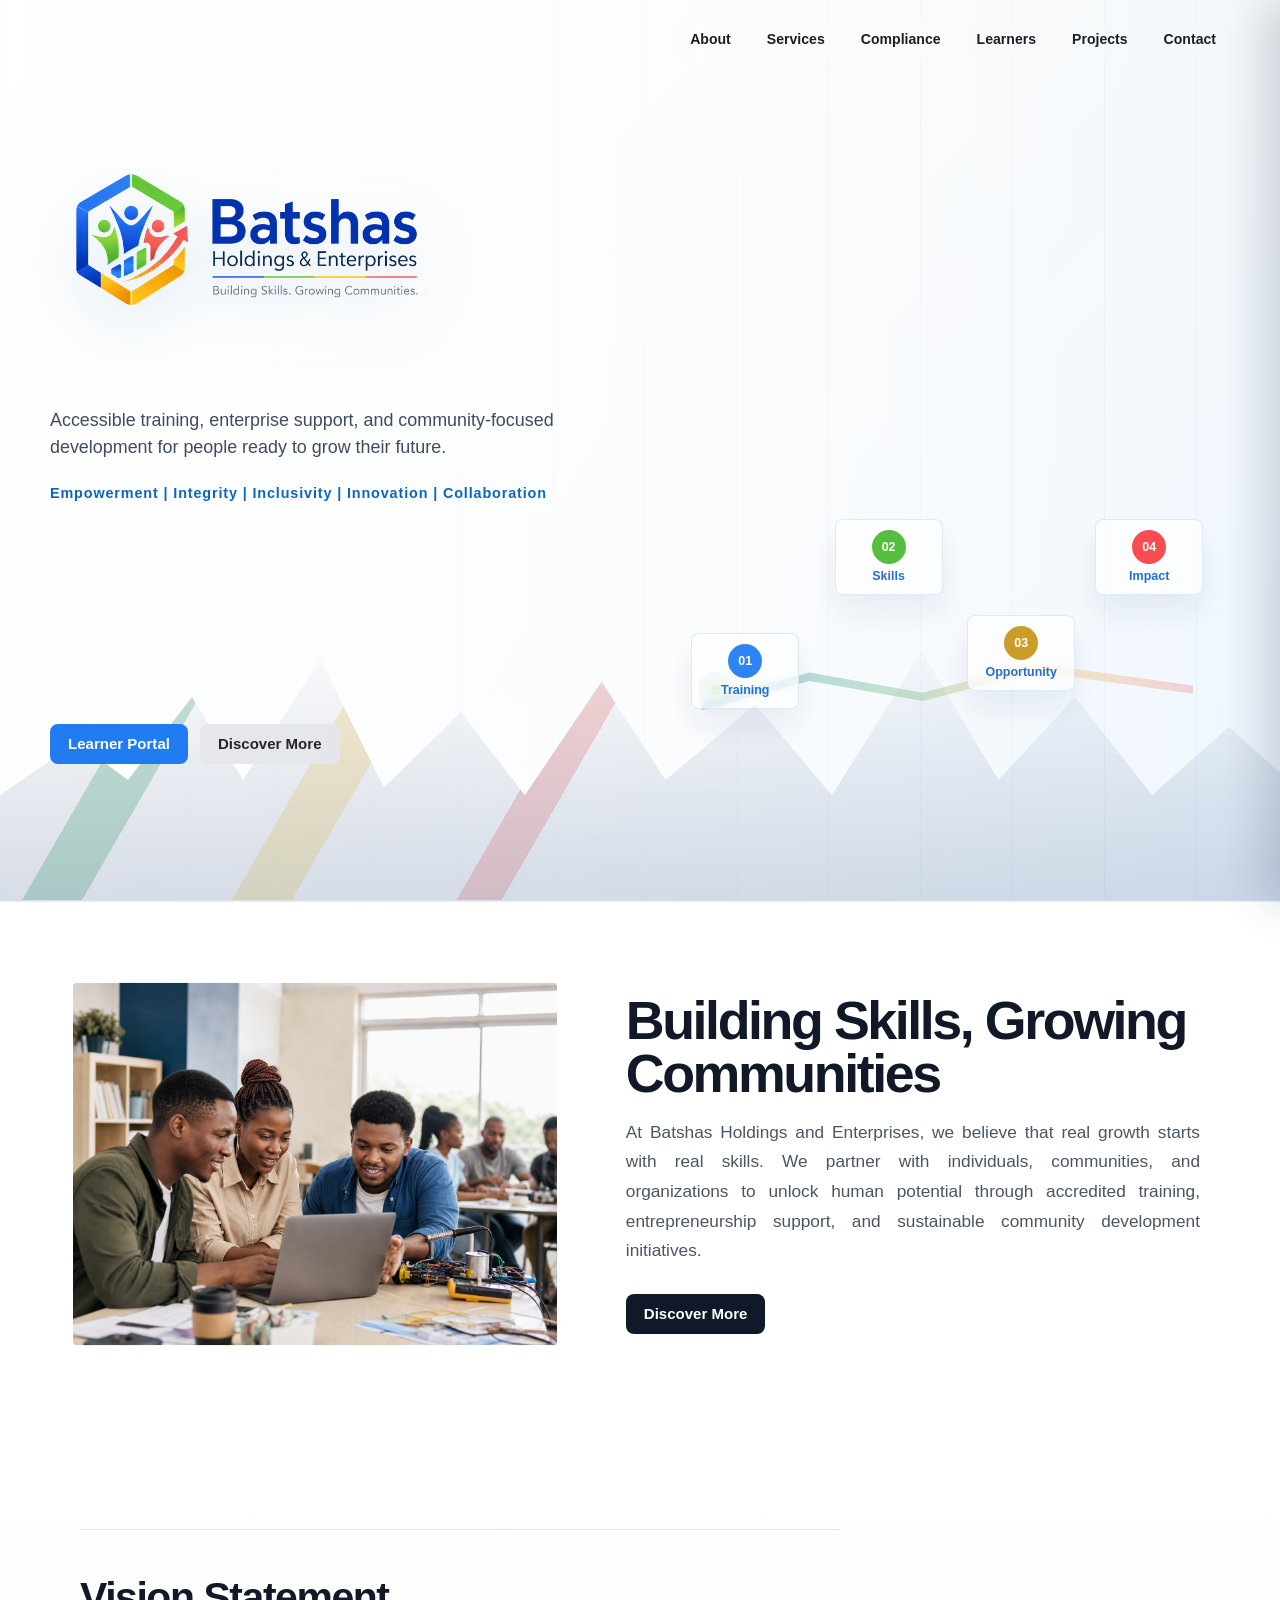
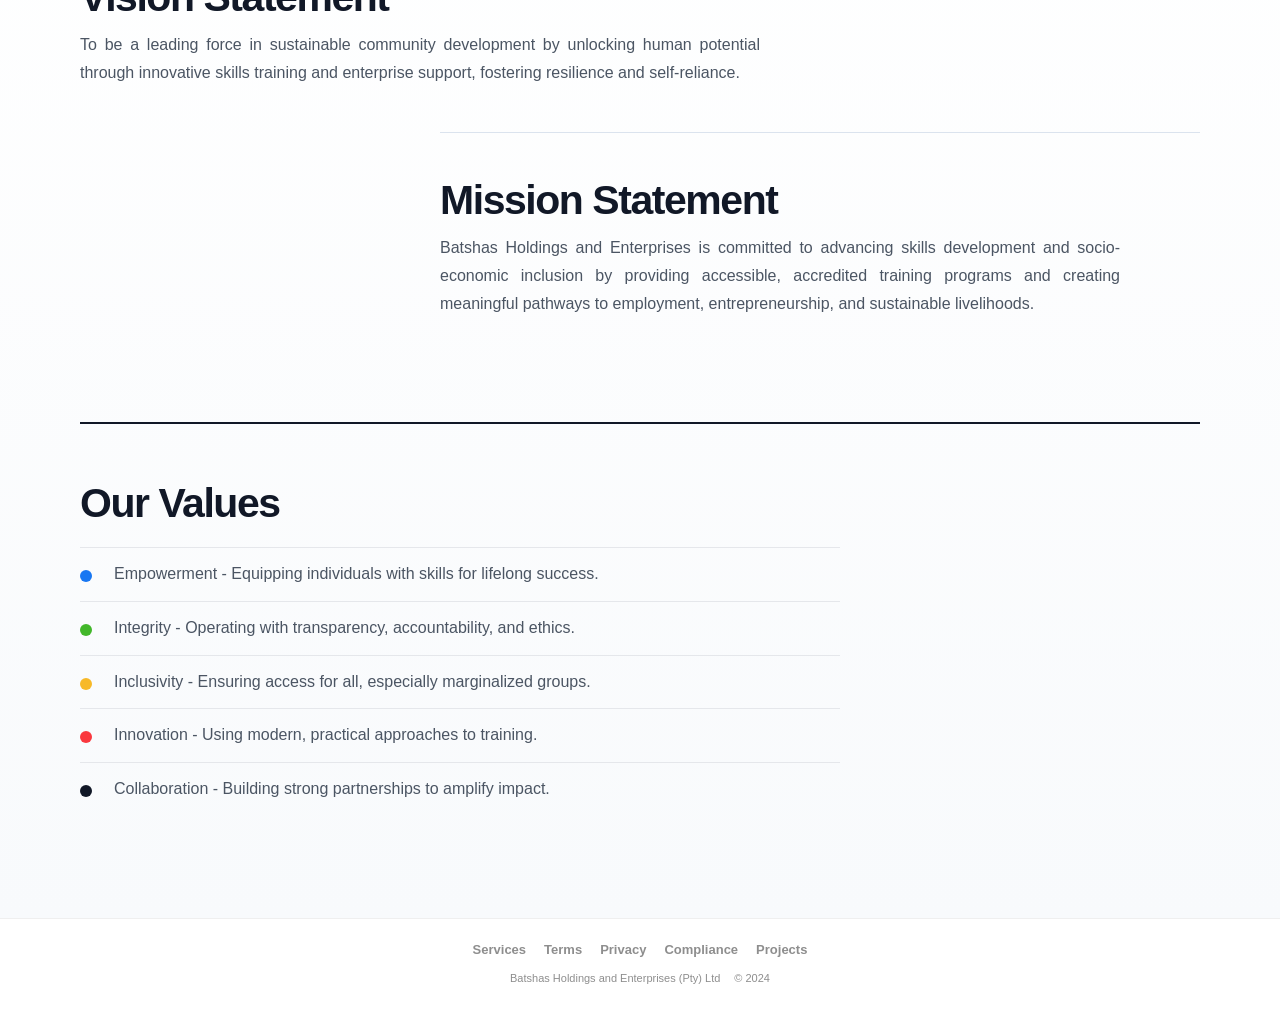
<file: index.html>
<!DOCTYPE html>
<html lang="en">

<head>
  <meta charset="UTF-8">
  <meta name="viewport" content="width=device-width, initial-scale=1.0">
  <title>Home | Batshas Holdings & Enterprises</title>
  <link rel="icon" type="image/png" href="assets/img/icon.png">
  <link rel="preload" as="image" href="assets/img/home-skills-community-owned.png">
  <link rel="stylesheet" href="css/main.css">
</head>

<body>
  <header class="site-header">
    <nav class="nav">
      <a href="index.html" class="brand brand-nav"><img class="brand-icon" src="assets/img/icon.png"
          alt="Batshas Holdings & Enterprises"><span class="brand-text">Batshas Holdings <span class="brand-break">&
            Enterprises</span></span></a>
      <div class="nav-links"><a href="index.html" class="active">Home</a>
        <a href="about.html">About</a>
        <a href="services.html">Services</a>
        <a href="compliance.html">Compliance</a>
        <a href="learners.html">Learners</a>
        <a href="projects.html">Projects</a>
        <a href="contact.html">Contact</a>
      </div>
    </nav>
  </header>
  <main>
    <section class="hero">
      <div class="hero-top">
        <nav class="hero-nav" aria-label="Landing page navigation">
          <a href="about.html">About</a>
          <a href="services.html">Services</a>
          <a href="compliance.html">Compliance</a>
          <a href="learners.html">Learners</a>
          <a href="projects.html">Projects</a>
          <a href="contact.html">Contact</a>
        </nav>
        <div class="hero-flock" aria-hidden="true">
          <span></span><span></span><span></span><span></span><span></span><span></span></div>
        <div class="hero-pathway" aria-hidden="true"><span class="path-line"></span><span
            class="path-pulse"></span><span class="path-node node-training"><i>01</i><b>Training</b></span><span
            class="path-node node-cert"><i>02</i><b>Skills</b></span><span
            class="path-node node-enterprise"><i>03</i><b>Opportunity</b></span><span
            class="path-node node-impact"><i>04</i><b>Impact</b></span></div>
        <div class="hero-inner">
          <div class="hero-copy"><img class="hero-logo" src="assets/img/logo.png" alt="Batshas Holdings & Enterprises">
            <p>Accessible training, enterprise support, and community-focused development for people ready to grow their
              future.</p>
            <div class="hero-values">Empowerment | Integrity | Inclusivity | Innovation | Collaboration</div>
            <div class="hero-pathway-mobile" aria-hidden="true"><span class="mobile-path-line"></span><span
                class="mobile-path-pulse"></span><span><i>01</i><b>Training</b></span><span><i>02</i><b>Skills</b></span><span><i>03</i><b>Opportunity</b></span><span><i>04</i><b>Impact</b></span>
            </div>
            <div class="hero-actions">
              <a href="learners.html" class="btn btn-red">Learner Portal</a>
              <a href="about.html" class="btn">Discover More</a></div>
          </div>
        </div>
      </div>
      <div class="hero-bottom">
        <div class="intro-grid"><img
            src="assets/img/home-skills-community-owned.png"
            alt="African learners collaborating in a practical skills training room" loading="lazy" decoding="async">
          <div class="intro-text">
            <h2>Building Skills, Growing Communities</h2>
            <p>At Batshas Holdings and Enterprises, we believe that real growth starts with real skills. We partner with
              individuals, communities, and organizations to unlock human potential through accredited training,
              entrepreneurship support, and sustainable community development initiatives.</p><a href="about.html"
              class="btn">Discover More</a>
          </div>
        </div>
      </div>
    </section>
    <section class="home-statements">
      <div class="statement">
        <h2>Vision Statement</h2>
        <p>To be a leading force in sustainable community development by unlocking human potential through innovative
          skills training and enterprise support, fostering resilience and self-reliance.</p>
      </div>
      <div class="statement">
        <h2 class="red">Mission Statement</h2>
        <p>Batshas Holdings and Enterprises is committed to advancing skills development and socio-economic inclusion by
          providing accessible, accredited training programs and creating meaningful pathways to employment,
          entrepreneurship, and sustainable livelihoods.</p>
      </div>
      <div class="values statement">
        <h2>Our Values</h2>
        <p>Empowerment - Equipping individuals with skills for lifelong success.</p>
        <p>Integrity - Operating with transparency, accountability, and ethics.</p>
        <p>Inclusivity - Ensuring access for all, especially marginalized groups.</p>
        <p>Innovation - Using modern, practical approaches to training.</p>
        <p>Collaboration - Building strong partnerships to amplify impact.</p>
      </div>
    </section>
    <footer class="footer">
  <div class="footer-shell">
    <nav class="footer-links" aria-label="Footer links">
      <a href="services.html">Services</a>
      <a href="terms.html">Terms</a>
      <a href="privacy.html">Privacy</a>
      <a href="compliance.html">Compliance</a>
      <a href="projects.html">Projects</a>
    </nav>
    <div class="footer-meta">
      <span>Batshas Holdings and Enterprises (Pty) Ltd</span>
      <span>&copy; 2024</span>
    </div>
  </div>
</footer>
  </main>
  <script src="js/main.js"></script>
</body>

</html>
</file>
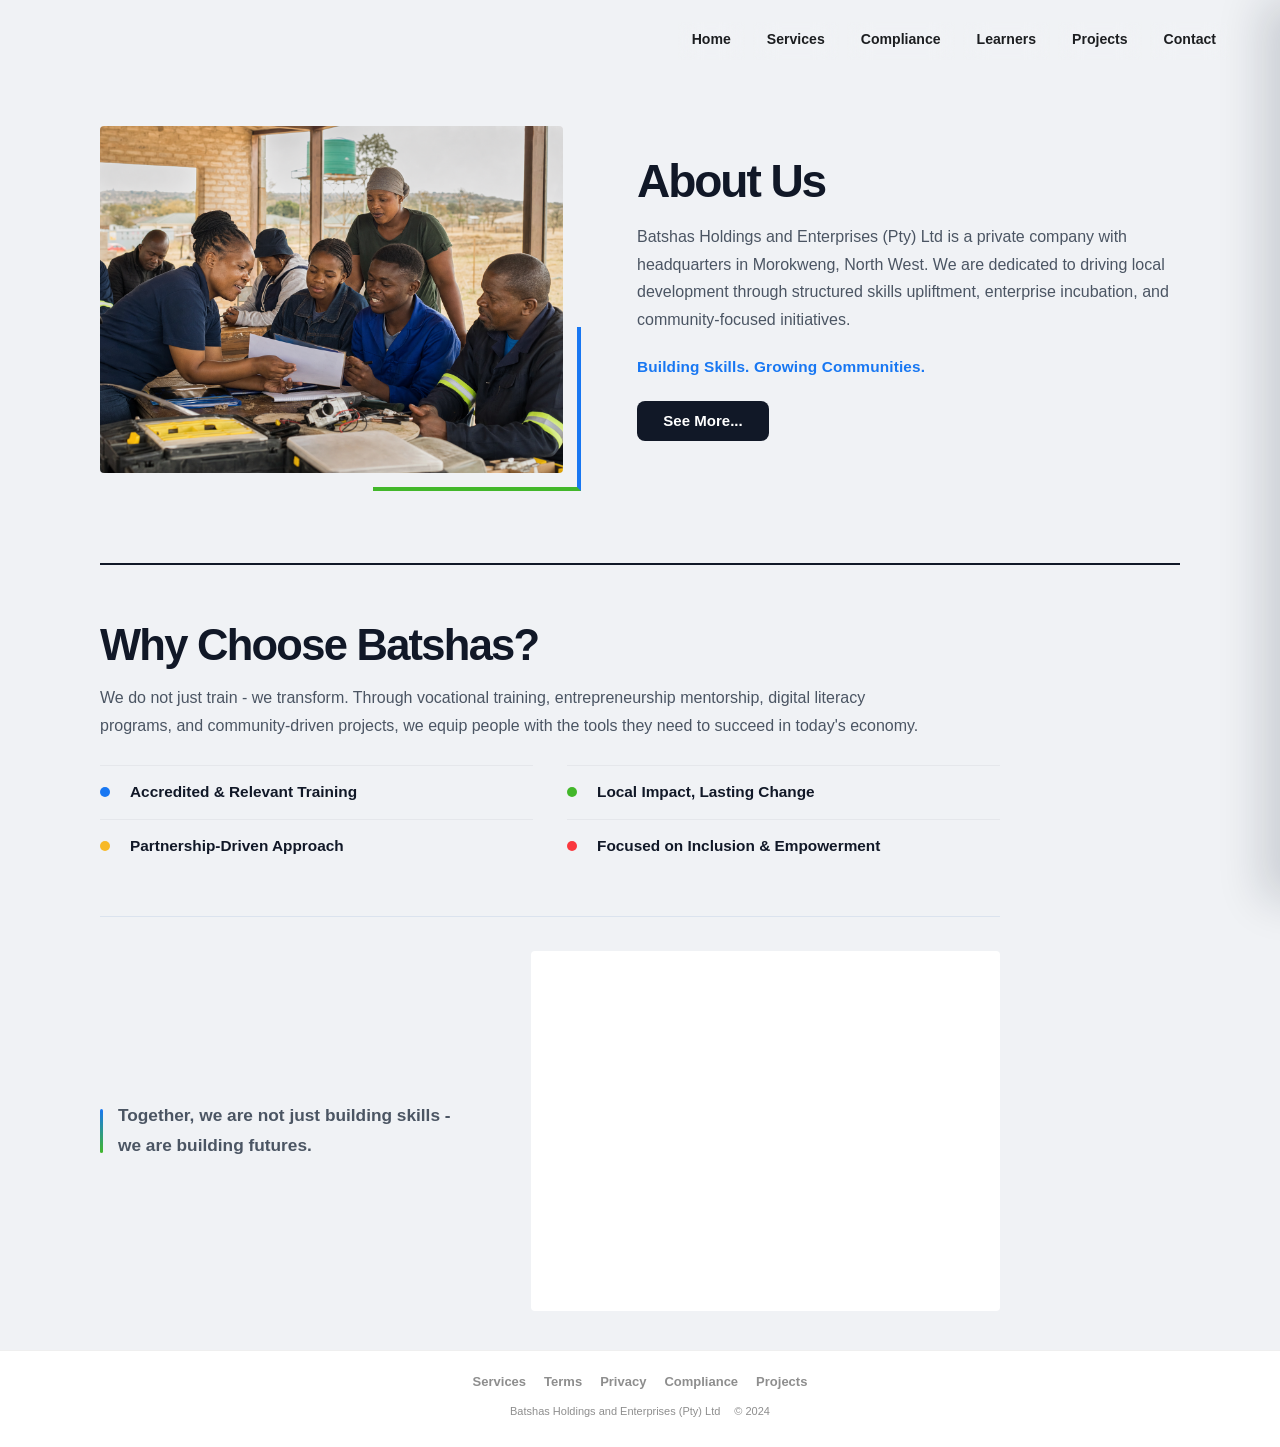
<file: about.html>
<!DOCTYPE html>
<html lang="en"><head><meta charset="UTF-8"><meta name="viewport" content="width=device-width, initial-scale=1.0"><title>About | Batshas Holdings & Enterprises</title><link rel="icon" type="image/png" href="assets/img/icon.png"><link rel="preload" as="image" href="assets/img/about-community-development-owned.png"><link rel="stylesheet" href="css/main.css"></head>
<body class="subpage-anticlockwise"><header class="site-header">
  <nav class="nav">
    <a href="index.html" class="brand brand-nav"><img class="brand-icon" src="assets/img/icon.png" alt="Batshas Holdings & Enterprises"><span class="brand-text">Batshas Holdings <span class="brand-break">& Enterprises</span></span></a>
    <div class="nav-links"><a href="index.html">Home</a>
      <a href="about.html" class="active">About</a>
      <a href="services.html">Services</a>
      <a href="compliance.html">Compliance</a>
      <a href="learners.html">Learners</a>
      <a href="projects.html">Projects</a>
      <a href="contact.html">Contact</a></div>
  </nav>
</header><main><section class="page-section"><div class="about-grid"><div><img src="assets/img/about-community-development-owned.png" alt="African learners and mentors planning local development training in North West" loading="lazy" decoding="async"></div><div class="about-copy"><h1 class="section-title">About Us</h1><p>Batshas Holdings and Enterprises (Pty) Ltd is a private company with headquarters in Morokweng, North West. We are dedicated to driving local development through structured skills upliftment, enterprise incubation, and community-focused initiatives.</p><em>Building Skills. Growing Communities.</em><a href="services.html" class="btn btn-about">See More...</a></div></div><div class="why"><h2>Why Choose Batshas?</h2><p>We do not just train - we transform. Through vocational training, entrepreneurship mentorship, digital literacy programs, and community-driven projects, we equip people with the tools they need to succeed in today's economy.</p><ul><li>Accredited & Relevant Training</li><li>Local Impact, Lasting Change</li><li>Partnership-Driven Approach</li><li>Focused on Inclusion & Empowerment</li></ul><div class="future-build"><p>Together, we are not just building skills - we are building futures.</p><div class="future-story" aria-label="Flash-card story from groundwork to recognition to success"><figure class="story-card card-groundwork"><img src="assets/img/about-story-groundwork.jpg" alt="South African bricklayer practicing brickwork during skills training" loading="lazy" decoding="async"><figcaption><span>01</span><strong>Groundwork</strong></figcaption></figure><figure class="story-card card-recognition"><img src="assets/img/about-story-recognition-ai-v3.png" alt="African learner holding a certificate beside a mentor at a recognition event" loading="lazy" decoding="async"><figcaption><span>02</span><strong>Recognition</strong></figcaption></figure><figure class="story-card card-success"><img src="assets/img/about-story-success.png" alt="African entrepreneurs growing local businesses with digital tools and handmade products" loading="lazy" decoding="async"><figcaption><span>03</span><strong>Success</strong></figcaption></figure><div class="story-dots" aria-hidden="true"><span></span><span></span><span></span></div></div></div></div></section><footer class="footer">
  <div class="footer-shell">
    <nav class="footer-links" aria-label="Footer links">
      <a href="services.html">Services</a>
      <a href="terms.html">Terms</a>
      <a href="privacy.html">Privacy</a>
      <a href="compliance.html">Compliance</a>
      <a href="projects.html">Projects</a>
    </nav>
    <div class="footer-meta">
      <span>Batshas Holdings and Enterprises (Pty) Ltd</span>
      <span>&copy; 2024</span>
    </div>
  </div>
</footer></main><script src="js/main.js"></script></body></html>
</file>
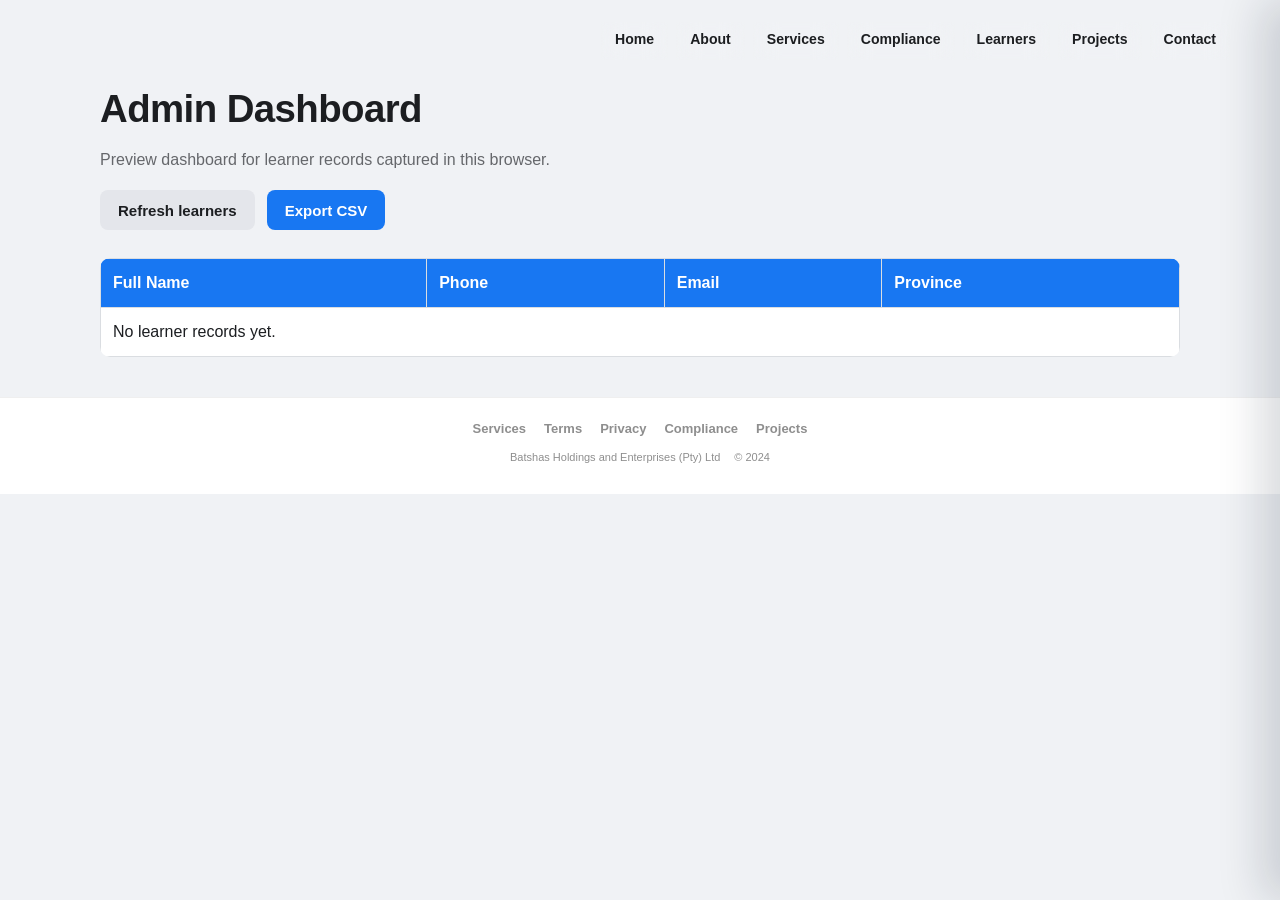
<file: admin.html>
<!DOCTYPE html>
<html lang="en"><head><meta charset="UTF-8"><meta name="viewport" content="width=device-width, initial-scale=1.0"><title>Admin | Batshas Holdings & Enterprises</title><link rel="icon" type="image/png" href="assets/img/icon.png"><link rel="stylesheet" href="css/main.css"></head>
<body><header class="site-header">
  <nav class="nav">
    <a href="index.html" class="brand brand-nav"><img class="brand-icon" src="assets/img/icon.png" alt="Batshas Holdings & Enterprises"><span class="brand-text">Batshas Holdings <span class="brand-break">& Enterprises</span></span></a>
    <div class="nav-links"><a href="index.html">Home</a>
      <a href="about.html">About</a>
      <a href="services.html">Services</a>
      <a href="compliance.html">Compliance</a>
      <a href="learners.html">Learners</a>
      <a href="projects.html">Projects</a>
      <a href="contact.html">Contact</a></div>
  </nav>
</header><main><section class="page-section"><h1 class="section-title">Admin Dashboard</h1><p class="muted">Preview dashboard for learner records captured in this browser.</p><div class="form-actions"><button class="btn" id="refreshLearners">Refresh learners</button><button class="btn btn-red" id="exportLearners">Export CSV</button></div><div class="admin-table"><table><thead><tr><th>Full Name</th><th>Phone</th><th>Email</th><th>Province</th></tr></thead><tbody id="learnerRows"><tr><td colspan="4">No learner records yet.</td></tr></tbody></table></div></section><footer class="footer">
  <div class="footer-shell">
    <nav class="footer-links" aria-label="Footer links">
      <a href="services.html">Services</a>
      <a href="terms.html">Terms</a>
      <a href="privacy.html">Privacy</a>
      <a href="compliance.html">Compliance</a>
      <a href="projects.html">Projects</a>
    </nav>
    <div class="footer-meta">
      <span>Batshas Holdings and Enterprises (Pty) Ltd</span>
      <span>&copy; 2024</span>
    </div>
  </div>
</footer></main><script src="js/main.js"></script><script type="module" src="js/admin/dashboard.js"></script></body></html>
</file>
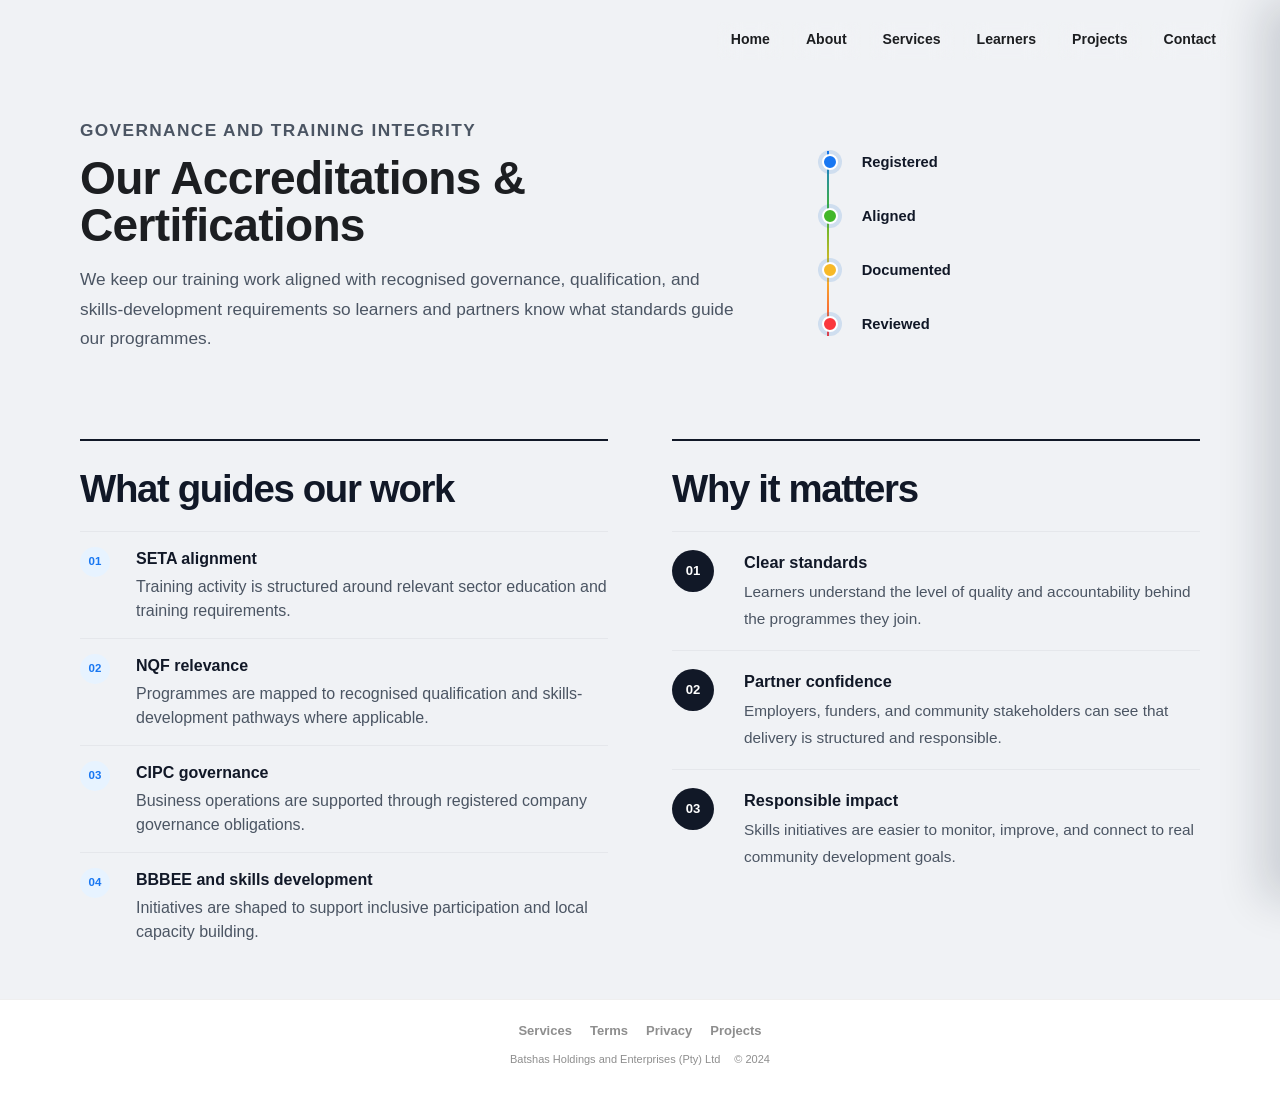
<file: compliance.html>
<!DOCTYPE html>
<html lang="en">
<head>
  <meta charset="UTF-8">
  <meta name="viewport" content="width=device-width, initial-scale=1.0">
  <title>Compliance | Batshas Holdings & Enterprises</title>
  <link rel="icon" type="image/png" href="assets/img/icon.png">
  <link rel="stylesheet" href="css/main.css">
</head>
<body class="subpage-anticlockwise">
  <header class="site-header">
    <nav class="nav">
      <a href="index.html" class="brand brand-nav">
        <img class="brand-icon" src="assets/img/icon.png" alt="Batshas Holdings & Enterprises">
        <span class="brand-text">Batshas Holdings <span class="brand-break">& Enterprises</span></span>
      </a>
      <div class="nav-links">
        <a href="index.html">Home</a>
        <a href="about.html">About</a>
        <a href="services.html">Services</a>
        <a href="compliance.html" class="active">Compliance</a>
        <a href="learners.html">Learners</a>
        <a href="projects.html">Projects</a>
        <a href="contact.html">Contact</a>
      </div>
    </nav>
  </header>

  <main>
    <section class="page-section compliance-page">
      <div class="compliance-hero">
        <div class="compliance-intro">
          <p class="compliance-kicker">Governance and training integrity</p>
          <h1 class="section-title">Our Accreditations & Certifications</h1>
          <p>We keep our training work aligned with recognised governance, qualification, and skills-development requirements so learners and partners know what standards guide our programmes.</p>
        </div>
        <aside class="compliance-signal" aria-label="Compliance assurance flow">
          <span>Registered</span>
          <span>Aligned</span>
          <span>Documented</span>
          <span>Reviewed</span>
        </aside>
      </div>

      <div class="compliance-learning">
        <section class="compliance-panel">
          <h2>What guides our work</h2>
          <ul class="proof-list">
            <li><span class="proof-icon">01</span><span><strong>SETA alignment</strong> Training activity is structured around relevant sector education and training requirements.</span></li>
            <li><span class="proof-icon">02</span><span><strong>NQF relevance</strong> Programmes are mapped to recognised qualification and skills-development pathways where applicable.</span></li>
            <li><span class="proof-icon">03</span><span><strong>CIPC governance</strong> Business operations are supported through registered company governance obligations.</span></li>
            <li><span class="proof-icon">04</span><span><strong>BBBEE and skills development</strong> Initiatives are shaped to support inclusive participation and local capacity building.</span></li>
          </ul>
        </section>

        <section class="compliance-panel proof-flow">
          <h2>Why it matters</h2>
          <article class="proof-card"><span class="proof-number">01</span><div><strong>Clear standards</strong><p>Learners understand the level of quality and accountability behind the programmes they join.</p></div></article>
          <article class="proof-card"><span class="proof-number">02</span><div><strong>Partner confidence</strong><p>Employers, funders, and community stakeholders can see that delivery is structured and responsible.</p></div></article>
          <article class="proof-card"><span class="proof-number">03</span><div><strong>Responsible impact</strong><p>Skills initiatives are easier to monitor, improve, and connect to real community development goals.</p></div></article>
        </section>
      </div>
    </section>

    <footer class="footer">
      <div class="footer-shell">
        <nav class="footer-links" aria-label="Footer links">
          <a href="services.html">Services</a>
          <a href="terms.html">Terms</a>
          <a href="privacy.html">Privacy</a>
          <a href="compliance.html">Compliance</a>
          <a href="projects.html">Projects</a>
        </nav>
        <div class="footer-meta">
          <span>Batshas Holdings and Enterprises (Pty) Ltd</span>
          <span>&copy; 2024</span>
        </div>
      </div>
    </footer>
  </main>

  <script src="js/main.js"></script>
</body>
</html>
</file>
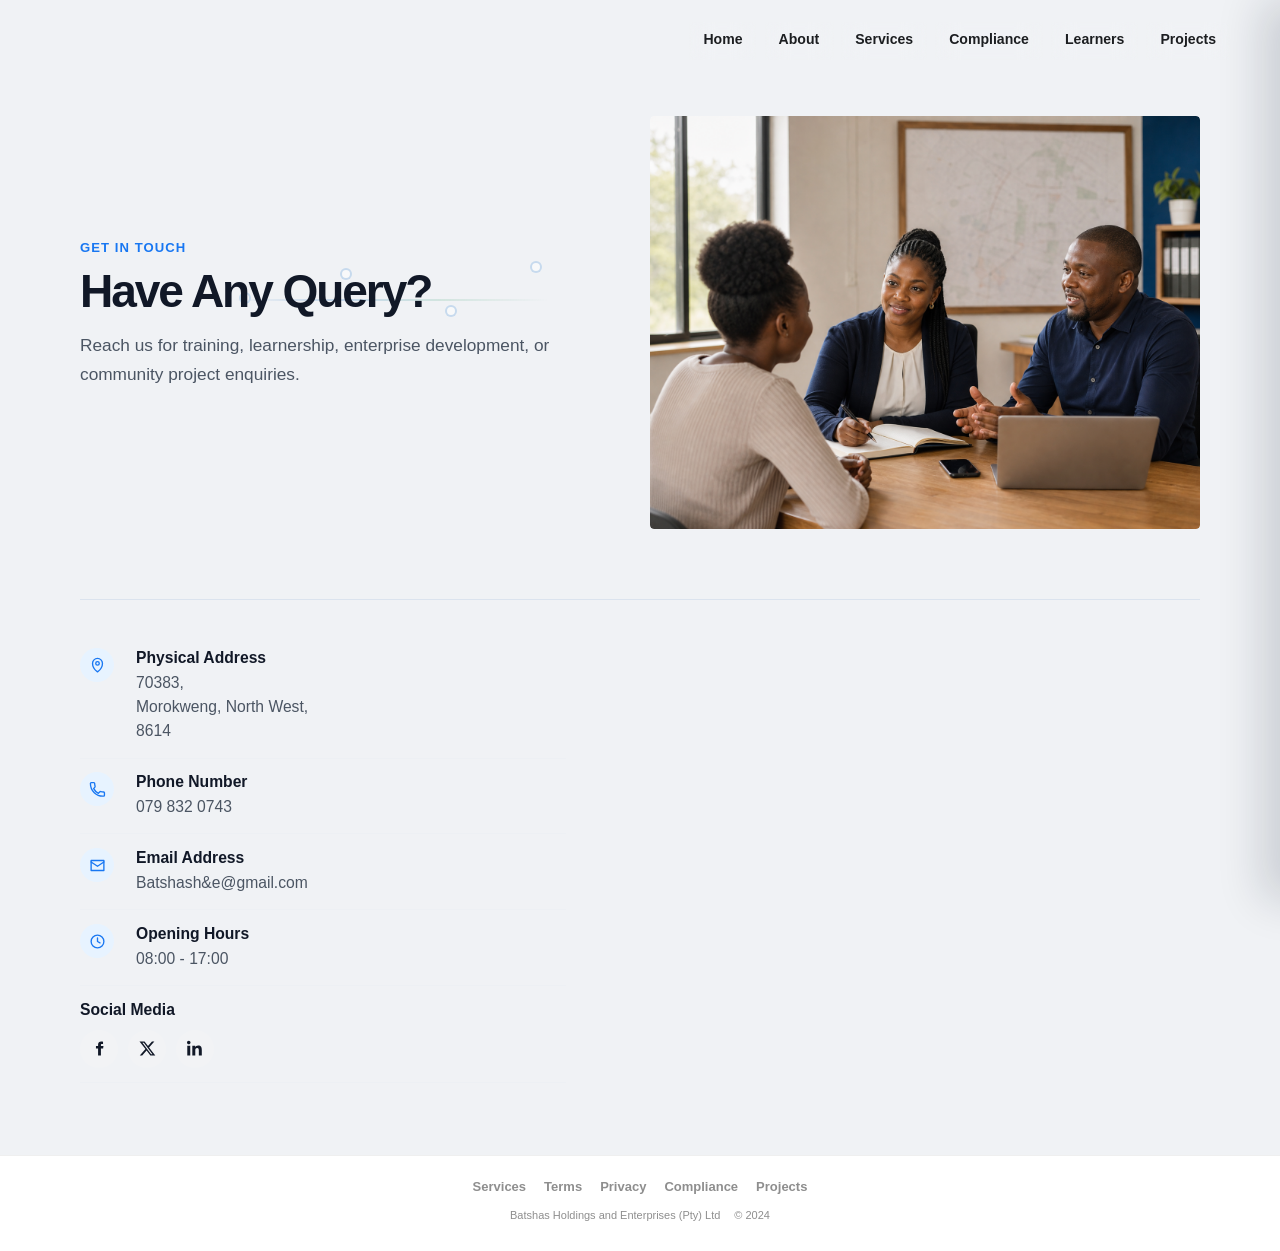
<file: contact.html>
<!DOCTYPE html>
<html lang="en">
<head>
  <meta charset="UTF-8">
  <meta name="viewport" content="width=device-width, initial-scale=1.0">
  <title>Contact | Batshas Holdings & Enterprises</title>
  <link rel="icon" type="image/png" href="assets/img/icon.png">
  <link rel="stylesheet" href="css/main.css">
</head>
<body class="subpage-anticlockwise">
  <header class="site-header">
    <nav class="nav">
      <a href="index.html" class="brand brand-nav">
        <img class="brand-icon" src="assets/img/icon.png" alt="Batshas Holdings & Enterprises">
        <span class="brand-text">Batshas Holdings <span class="brand-break">& Enterprises</span></span>
      </a>
      <div class="nav-links">
        <a href="index.html">Home</a>
        <a href="about.html">About</a>
        <a href="services.html">Services</a>
        <a href="compliance.html">Compliance</a>
        <a href="learners.html">Learners</a>
        <a href="projects.html">Projects</a>
        <a href="contact.html" class="active">Contact</a>
      </div>
    </nav>
  </header>

  <main>
    <section class="page-section contact-page">
      <div class="contact-hero">
        <div class="contact-copy">
          <p class="contact-kicker">Get in touch</p>
          <div class="contact-query-motion" aria-hidden="true">
            <span></span><span></span><span></span><span></span>
          </div>
          <h1>Have Any Query?</h1>
          <p>Reach us for training, learnership, enterprise development, or community project enquiries.</p>
        </div>
        <figure class="contact-media">
          <img src="assets/img/contact-enquiry.png" alt="African professionals helping a visitor with a community service enquiry" loading="lazy" decoding="async">
        </figure>
      </div>

      <div class="contact-layout">
        <div class="contact-info" aria-label="Contact details">
          <div class="contact-item">
            <div class="contact-icon" aria-hidden="true">
              <svg viewBox="0 0 24 24"><path d="M12 21s7-5.3 7-12a7 7 0 0 0-14 0c0 6.7 7 12 7 12z"/><circle cx="12" cy="9" r="2.5"/></svg>
            </div>
            <div>
              <h3>Physical Address</h3>
              <p>70383,<br>Morokweng, North West,<br>8614</p>
            </div>
          </div>

          <div class="contact-item">
            <div class="contact-icon" aria-hidden="true">
              <svg viewBox="0 0 24 24"><path d="M6.6 10.8c1.6 3.1 3.5 5 6.6 6.6l2.2-2.2c.3-.3.8-.4 1.2-.3 1.3.4 2.6.6 4 .6.7 0 1.2.5 1.2 1.2v3.5c0 .7-.5 1.2-1.2 1.2C10.3 22 2 13.7 2 3.4 2 2.7 2.5 2.2 3.2 2.2h3.6c.7 0 1.2.5 1.2 1.2 0 1.4.2 2.7.6 4 .1.4 0 .8-.3 1.2l-1.7 2.2z"/></svg>
            </div>
            <div>
              <h3>Phone Number</h3>
              <p><a href="tel:0798320743">079 832 0743</a></p>
            </div>
          </div>

          <div class="contact-item">
            <div class="contact-icon" aria-hidden="true">
              <svg viewBox="0 0 24 24"><path d="M3 5h18v14H3z"/><path d="m3 7 9 6 9-6"/></svg>
            </div>
            <div>
              <h3>Email Address</h3>
              <p><a href="mailto:Batshash%26e@gmail.com">Batshash&amp;e@gmail.com</a></p>
            </div>
          </div>

          <div class="contact-item">
            <div class="contact-icon" aria-hidden="true">
              <svg viewBox="0 0 24 24"><circle cx="12" cy="12" r="9"/><path d="M12 7v5l3.5 2"/></svg>
            </div>
            <div>
              <h3>Opening Hours</h3>
              <p>08:00 - 17:00</p>
            </div>
          </div>

          <div class="contact-item contact-social-item">
            <div>
              <h3>Social Media</h3>
              <div class="socials contact-socials" aria-label="Social links">
                <a class="social-link" href="#" aria-label="Facebook"><svg viewBox="0 0 24 24" aria-hidden="true"><path d="M14 8.5V6.8c0-.8.3-1.2 1.3-1.2H17V2.3C16.2 2.2 15.4 2 14.4 2 11.7 2 10 3.6 10 6.4v2.1H7v3.6h3V22h4v-9.9h3.1l.5-3.6H14z"/></svg></a>
                <a class="social-link" href="#" aria-label="X / Twitter"><svg viewBox="0 0 24 24" aria-hidden="true"><path d="M18.3 2h3.4l-7.5 8.6L23 22h-6.9l-5.4-7.1L4.5 22H1.1l8-9.2L.7 2h7.1l4.9 6.5L18.3 2zm-1.2 18h1.9L6.8 3.9h-2L17.1 20z"/></svg></a>
                <a class="social-link" href="#" aria-label="LinkedIn"><svg viewBox="0 0 24 24" aria-hidden="true"><path d="M4.98 3.5C4.98 4.88 3.86 6 2.5 6S0 4.88 0 3.5 1.12 1 2.5 1s2.48 1.12 2.48 2.5zM.4 8h4.2v14H.4V8zm7.1 0h4v1.9h.1c.6-1.1 2-2.3 4.1-2.3 4.4 0 5.2 2.9 5.2 6.6V22h-4.2v-6.9c0-1.7 0-3.8-2.3-3.8s-2.7 1.8-2.7 3.6V22H7.5V8z"/></svg></a>
              </div>
            </div>
          </div>
        </div>

        <div class="contact-map">
          <iframe title="Batshas Holdings & Enterprises location" src="https://www.google.com/maps?q=Morokweng,%20North%20West,%20South%20Africa&z=13&output=embed" loading="lazy" referrerpolicy="no-referrer-when-downgrade"></iframe>
        </div>
      </div>
    </section>

    <footer class="footer">
      <div class="footer-shell">
        <nav class="footer-links" aria-label="Footer links">
          <a href="services.html">Services</a>
          <a href="terms.html">Terms</a>
          <a href="privacy.html">Privacy</a>
          <a href="compliance.html">Compliance</a>
          <a href="projects.html">Projects</a>
        </nav>
        <div class="footer-meta">
          <span>Batshas Holdings and Enterprises (Pty) Ltd</span>
          <span>&copy; 2024</span>
        </div>
      </div>
    </footer>
  </main>

  <script src="js/main.js"></script>
</body>
</html>
</file>
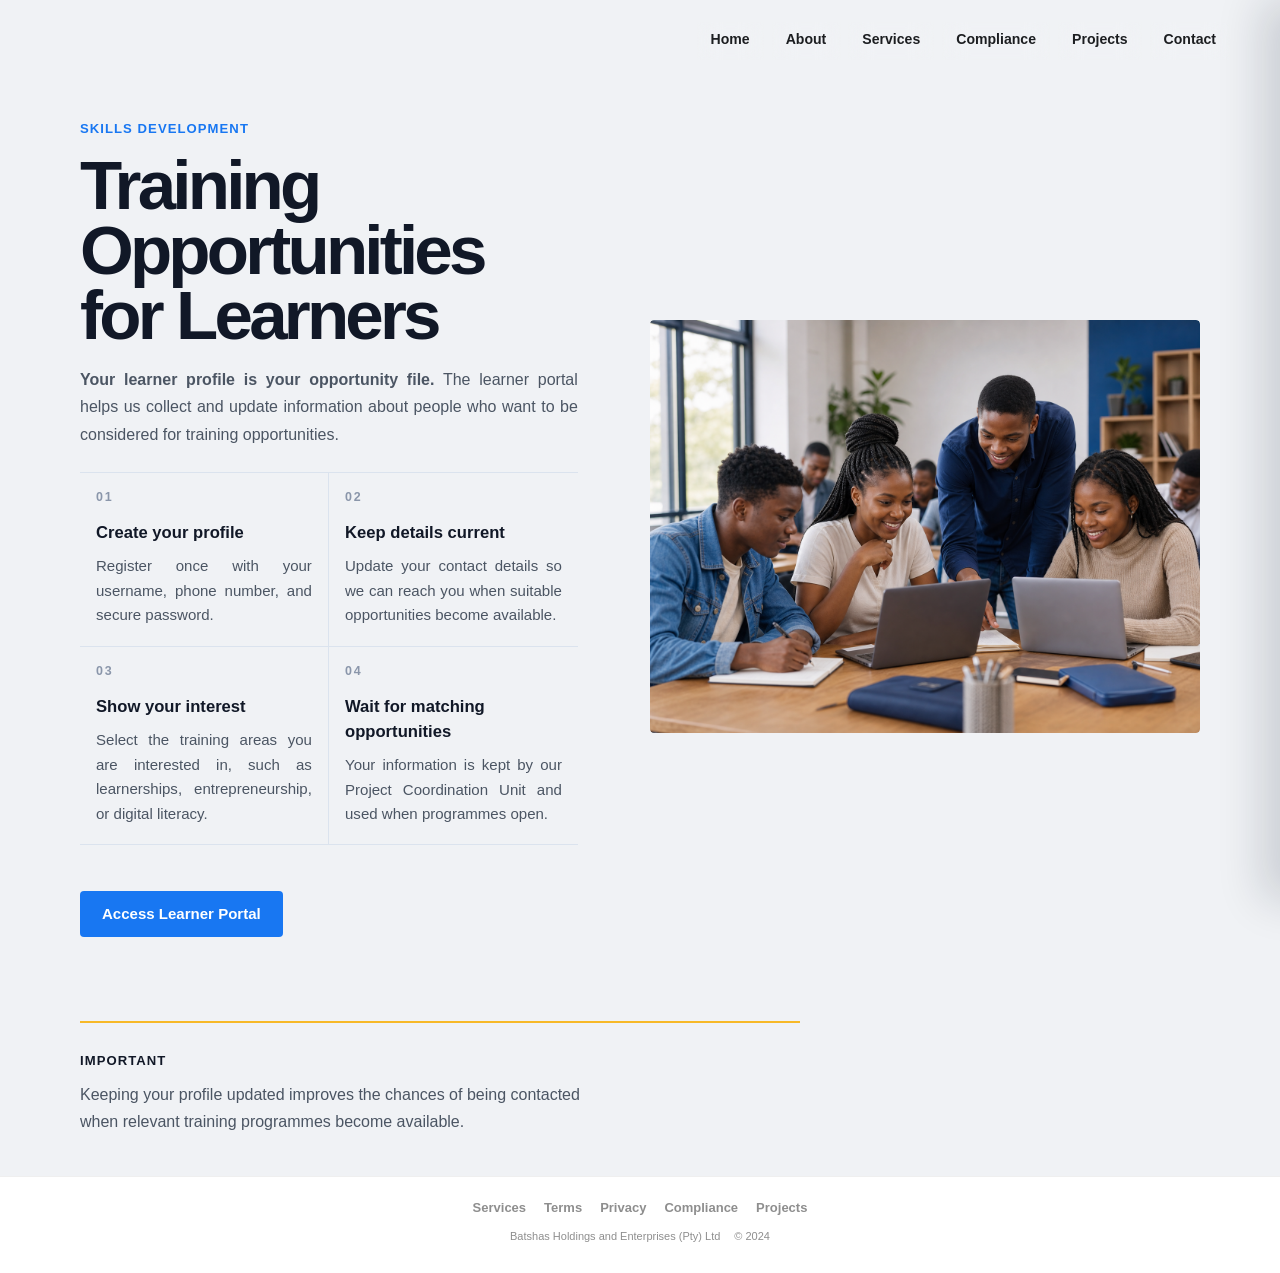
<file: learners.html>
<!DOCTYPE html>
<html lang="en">
<head>
  <meta charset="UTF-8">
  <meta name="viewport" content="width=device-width, initial-scale=1.0">
  <title>Learners | Batshas Holdings & Enterprises</title>
  <link rel="icon" type="image/png" href="assets/img/icon.png">
  <link rel="stylesheet" href="css/main.css">
</head>
<body class="subpage-anticlockwise">
  <header class="site-header">
    <nav class="nav">
      <a href="index.html" class="brand brand-nav">
        <img class="brand-icon" src="assets/img/icon.png" alt="Batshas Holdings & Enterprises">
        <span class="brand-text">Batshas Holdings <span class="brand-break">& Enterprises</span></span>
      </a>
      <div class="nav-links">
        <a href="index.html">Home</a>
        <a href="about.html">About</a>
        <a href="services.html">Services</a>
        <a href="compliance.html">Compliance</a>
        <a href="learners.html" class="active">Learners</a>
        <a href="projects.html">Projects</a>
        <a href="contact.html">Contact</a>
      </div>
    </nav>
  </header>

  <main>
    <section class="page-section learner-section">
      <div class="learner-hero">
        <div class="learner-copy">
          <span class="learner-eyebrow">Skills Development</span>
          <h1>Training Opportunities for Learners</h1>
          <p><strong>Your learner profile is your opportunity file.</strong> The learner portal helps us collect and update information about people who want to be considered for training opportunities.</p>
          <div class="learner-overview">
            <article class="learner-card" data-step="01">
              <strong>Create your profile</strong>
              <p>Register once with your username, phone number, and secure password.</p>
            </article>
            <article class="learner-card" data-step="02">
              <strong>Keep details current</strong>
              <p>Update your contact details so we can reach you when suitable opportunities become available.</p>
            </article>
            <article class="learner-card" data-step="03">
              <strong>Show your interest</strong>
              <p>Select the training areas you are interested in, such as learnerships, entrepreneurship, or digital literacy.</p>
            </article>
            <article class="learner-card" data-step="04">
              <strong>Wait for matching opportunities</strong>
              <p>Your information is kept by our Project Coordination Unit and used when programmes open.</p>
            </article>
          </div>
          <div class="learner-actions">
            <a href="login.html" class="btn learner-portal-cta">Access Learner Portal</a>
          </div>
        </div>
        <figure class="learner-media">
          <img src="assets/img/learners-young-training.png" alt="Young African learners working together in a skills training room">
        </figure>
      </div>

      <div class="learner-process">
        <aside class="learner-note">
          <span>Important</span>
          <p>Keeping your profile updated improves the chances of being contacted when relevant training programmes become available.</p>
        </aside>
      </div>
    </section>

    <footer class="footer">
      <div class="footer-shell">
        <nav class="footer-links" aria-label="Footer links">
          <a href="services.html">Services</a>
          <a href="terms.html">Terms</a>
          <a href="privacy.html">Privacy</a>
          <a href="compliance.html">Compliance</a>
          <a href="projects.html">Projects</a>
        </nav>
        <div class="footer-meta">
          <span>Batshas Holdings and Enterprises (Pty) Ltd</span>
          <span>&copy; 2024</span>
        </div>
      </div>
    </footer>
  </main>

  <script src="js/main.js"></script>
</body>
</html>
</file>
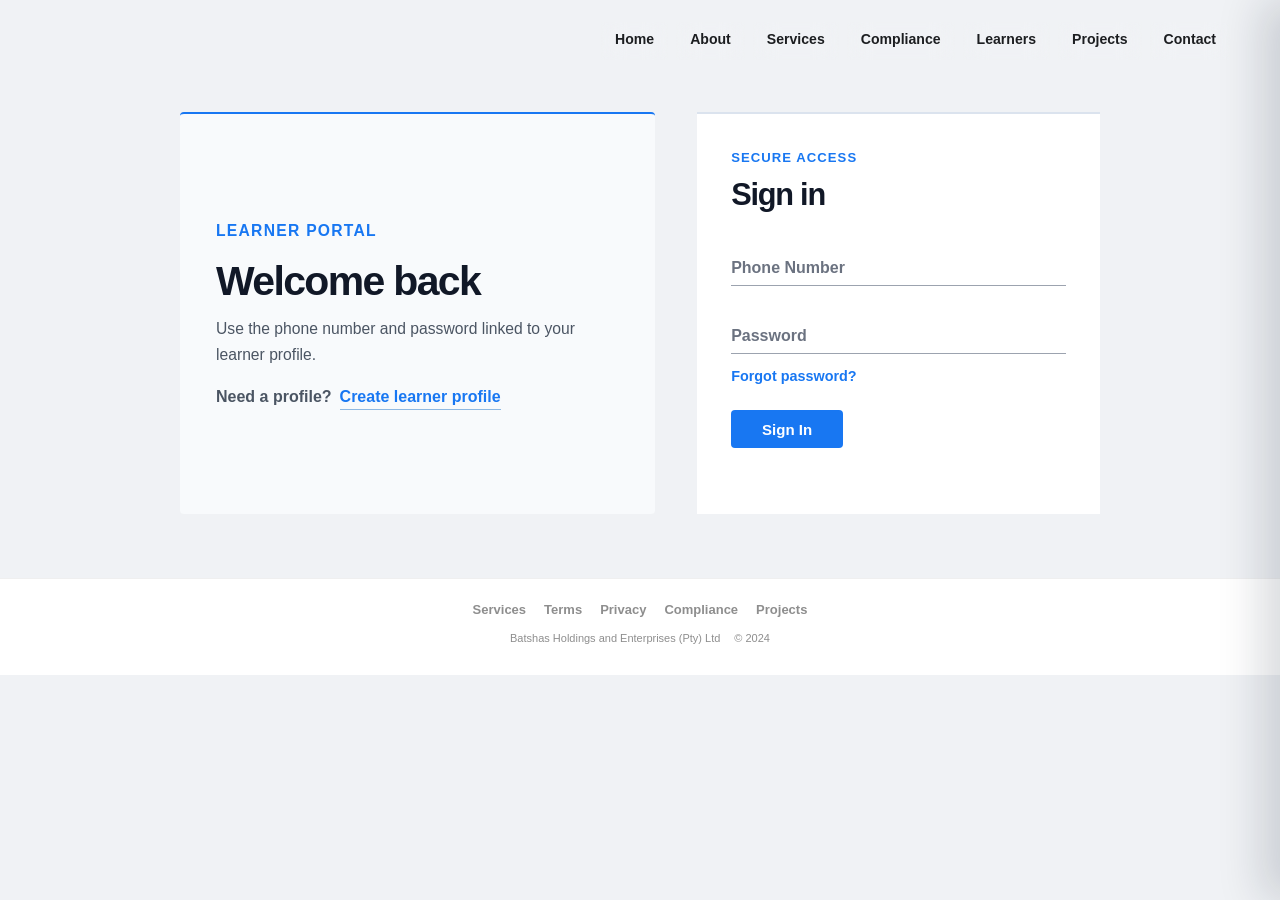
<file: login.html>
<!DOCTYPE html>
<html lang="en">
<head>
  <meta charset="UTF-8">
  <meta name="viewport" content="width=device-width, initial-scale=1.0">
  <title>Login | Batshas Holdings & Enterprises</title>
  <link rel="icon" type="image/png" href="assets/img/icon.png">
  <link rel="stylesheet" href="css/main.css">
</head>
<body>
  <header class="site-header">
    <nav class="nav">
      <a href="index.html" class="brand brand-nav">
        <img class="brand-icon" src="assets/img/icon.png" alt="Batshas Holdings & Enterprises">
        <span class="brand-text">Batshas Holdings <span class="brand-break">& Enterprises</span></span>
      </a>
      <div class="nav-links">
        <a href="index.html">Home</a>
        <a href="about.html">About</a>
        <a href="services.html">Services</a>
        <a href="compliance.html">Compliance</a>
        <a href="learners.html" class="active">Learners</a>
        <a href="projects.html">Projects</a>
        <a href="contact.html">Contact</a>
      </div>
    </nav>
  </header>

  <main>
    <section class="portal-wrap login-page">
      <div class="login-shell">
        <aside class="login-context">
          <p class="login-kicker">Learner Portal</p>
          <h1>Welcome back</h1>
          <p>Use the phone number and password linked to your learner profile.</p>
          <div class="login-support">
            <span>Need a profile?</span>
            <a href="register.html">Create learner profile</a>
          </div>
        </aside>

        <section class="form-panel login-panel" aria-labelledby="loginTitle">
          <div class="login-panel-head">
            <p class="login-kicker">Secure Access</p>
            <h2 id="loginTitle">Sign in</h2>
          </div>

          <div class="form-row floating-field">
            <input id="loginPhone" type="tel" inputmode="tel" autocomplete="tel" placeholder=" ">
            <label for="loginPhone">Phone Number</label>
          </div>

          <div class="form-row floating-field">
            <input id="loginPass" type="password" autocomplete="current-password" placeholder=" ">
            <label for="loginPass">Password</label>
            <a class="forgot-password-link" href="#" aria-disabled="true">Forgot password?</a>
          </div>

          <div class="form-actions login-actions">
            <button class="btn btn-red" id="loginBtn" type="button">Sign In</button>
          </div>

          <div id="loginNotice" class="notice"></div>
        </section>
      </div>
    </section>

    <footer class="footer">
      <div class="footer-shell">
        <nav class="footer-links" aria-label="Footer links">
          <a href="services.html">Services</a>
          <a href="terms.html">Terms</a>
          <a href="privacy.html">Privacy</a>
          <a href="compliance.html">Compliance</a>
          <a href="projects.html">Projects</a>
        </nav>
        <div class="footer-meta">
          <span>Batshas Holdings and Enterprises (Pty) Ltd</span>
          <span>&copy; 2024</span>
        </div>
      </div>
    </footer>
  </main>

  <script src="js/main.js"></script>
  <script type="module" src="js/learners/auth.js"></script>
</body>
</html>
</file>
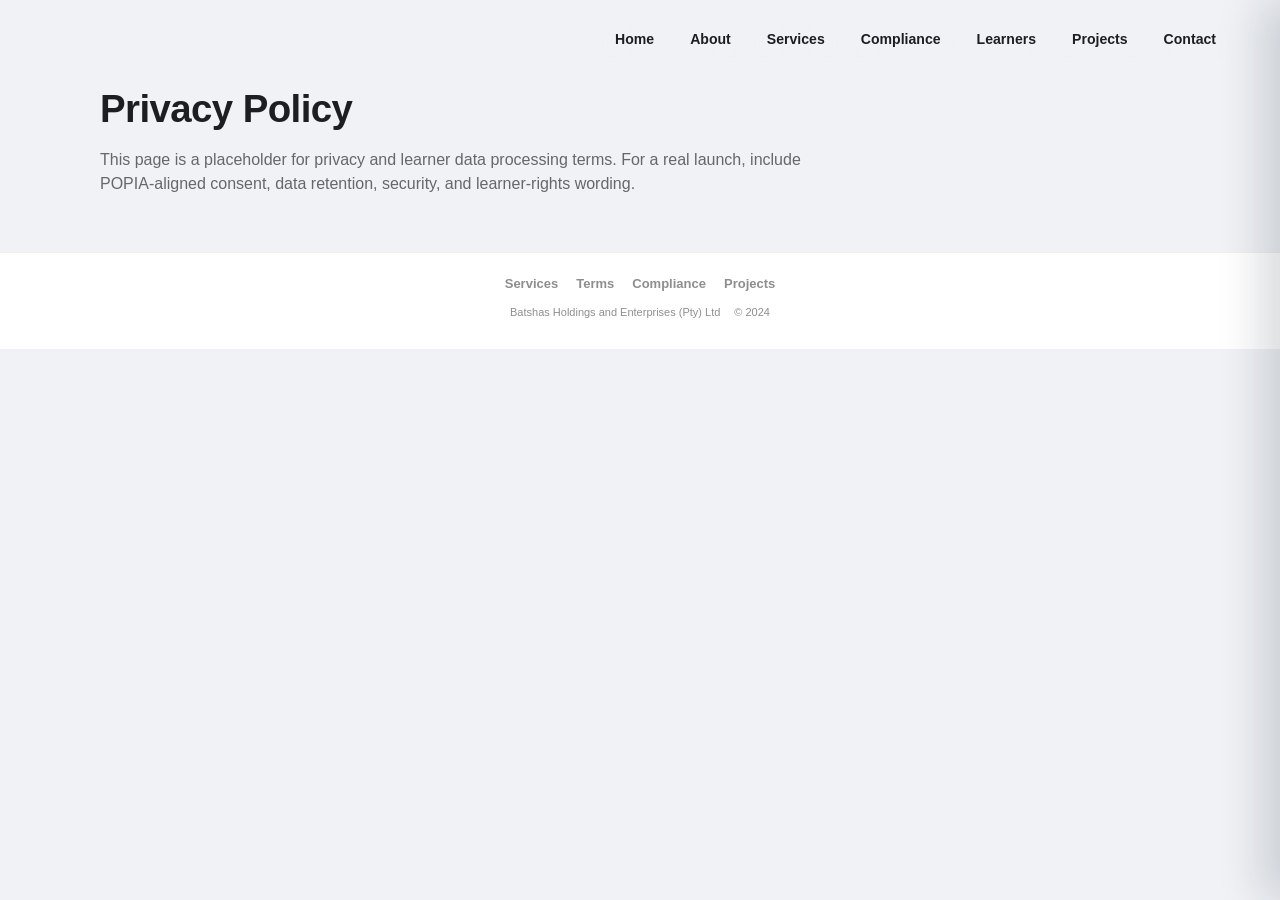
<file: privacy.html>
<!DOCTYPE html>
<html lang="en"><head><meta charset="UTF-8"><meta name="viewport" content="width=device-width, initial-scale=1.0"><title>Privacy | Batshas Holdings & Enterprises</title><link rel="icon" type="image/png" href="assets/img/icon.png"><link rel="stylesheet" href="css/main.css"></head>
<body><header class="site-header">
  <nav class="nav">
    <a href="index.html" class="brand brand-nav"><img class="brand-icon" src="assets/img/icon.png" alt="Batshas Holdings & Enterprises"><span class="brand-text">Batshas Holdings <span class="brand-break">& Enterprises</span></span></a>
    <div class="nav-links"><a href="index.html">Home</a>
      <a href="about.html">About</a>
      <a href="services.html">Services</a>
      <a href="compliance.html">Compliance</a>
      <a href="learners.html">Learners</a>
      <a href="projects.html">Projects</a>
      <a href="contact.html">Contact</a></div>
  </nav>
</header><main><section class="page-section"><h1 class="section-title">Privacy Policy</h1><p>This page is a placeholder for privacy and learner data processing terms. For a real launch, include POPIA-aligned consent, data retention, security, and learner-rights wording.</p></section><footer class="footer">
  <div class="footer-shell">
    <nav class="footer-links" aria-label="Footer links">
      <a href="services.html">Services</a>
      <a href="terms.html">Terms</a>
      <a href="privacy.html">Privacy</a>
      <a href="compliance.html">Compliance</a>
      <a href="projects.html">Projects</a>
    </nav>
    <div class="footer-meta">
      <span>Batshas Holdings and Enterprises (Pty) Ltd</span>
      <span>&copy; 2024</span>
    </div>
  </div>
</footer></main><script src="js/main.js"></script></body></html>
</file>
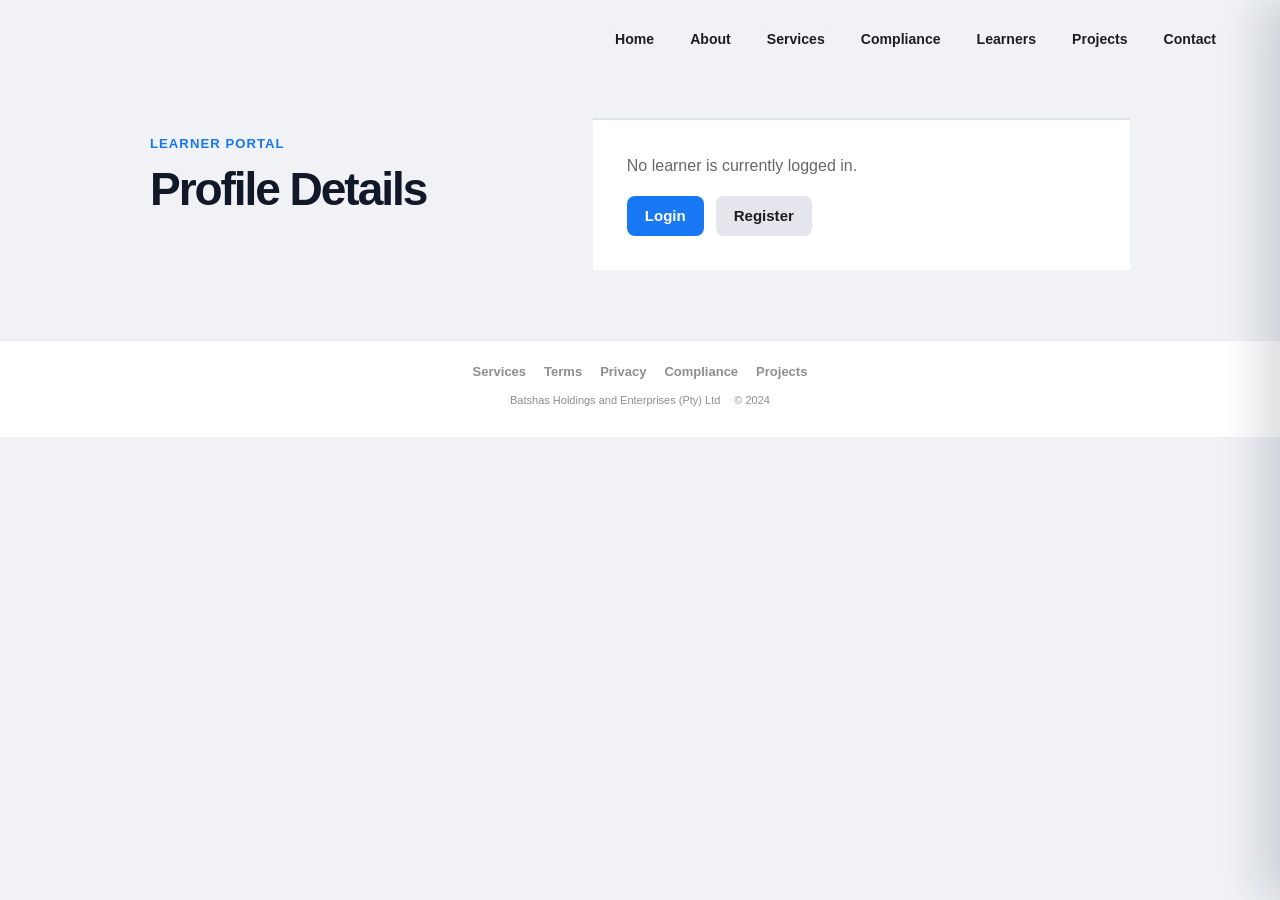
<file: profile.html>
<!DOCTYPE html>
<html lang="en">
<head>
  <meta charset="UTF-8">
  <meta name="viewport" content="width=device-width, initial-scale=1.0">
  <title>Profile | Batshas Holdings & Enterprises</title>
  <link rel="icon" type="image/png" href="assets/img/icon.png">
  <link rel="stylesheet" href="css/main.css">
</head>
<body>
  <header class="site-header">
    <nav class="nav">
      <a href="index.html" class="brand brand-nav">
        <img class="brand-icon" src="assets/img/icon.png" alt="Batshas Holdings & Enterprises">
        <span class="brand-text">Batshas Holdings <span class="brand-break">& Enterprises</span></span>
      </a>
      <div class="nav-links">
        <a href="index.html">Home</a>
        <a href="about.html">About</a>
        <a href="services.html">Services</a>
        <a href="compliance.html">Compliance</a>
        <a href="learners.html" class="active">Learners</a>
        <a href="projects.html">Projects</a>
        <a href="contact.html">Contact</a>
      </div>
    </nav>
  </header>

  <main>
    <section class="portal-wrap profile-page">
      <div class="profile-shell">
        <div class="profile-copy">
          <p class="login-kicker">Learner Portal</p>
          <h1>Profile Details</h1>
        </div>
        <div class="profile-panel" id="profilePanel">
          <p class="muted">Login first to view the latest learner profile in this local demo.</p>
        </div>
      </div>
    </section>

    <footer class="footer">
      <div class="footer-shell">
        <nav class="footer-links" aria-label="Footer links">
          <a href="services.html">Services</a>
          <a href="terms.html">Terms</a>
          <a href="privacy.html">Privacy</a>
          <a href="compliance.html">Compliance</a>
          <a href="projects.html">Projects</a>
        </nav>
        <div class="footer-meta">
          <span>Batshas Holdings and Enterprises (Pty) Ltd</span>
          <span>&copy; 2024</span>
        </div>
      </div>
    </footer>
  </main>

  <script src="js/main.js"></script>
  <script type="module" src="js/learners/profile.js"></script>
</body>
</html>
</file>
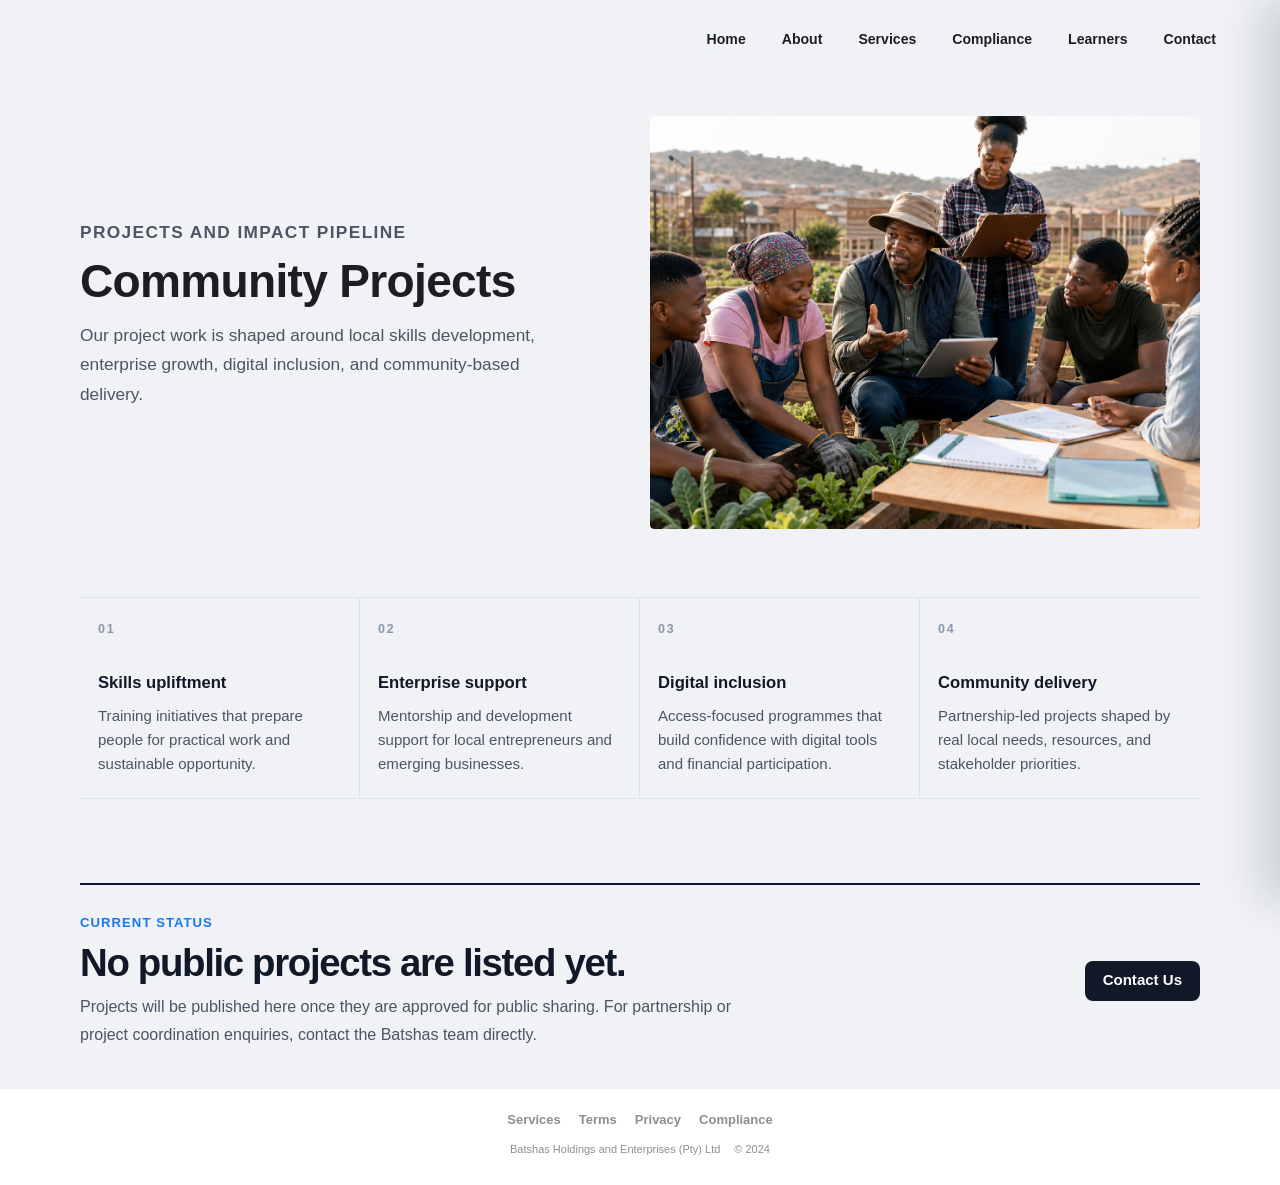
<file: projects.html>
<!DOCTYPE html>
<html lang="en">
<head>
  <meta charset="UTF-8">
  <meta name="viewport" content="width=device-width, initial-scale=1.0">
  <title>Projects | Batshas Holdings & Enterprises</title>
  <link rel="icon" type="image/png" href="assets/img/icon.png">
  <link rel="stylesheet" href="css/main.css">
</head>
<body class="subpage-anticlockwise">
  <header class="site-header">
    <nav class="nav">
      <a href="index.html" class="brand brand-nav">
        <img class="brand-icon" src="assets/img/icon.png" alt="Batshas Holdings & Enterprises">
        <span class="brand-text">Batshas Holdings <span class="brand-break">& Enterprises</span></span>
      </a>
      <div class="nav-links">
        <a href="index.html">Home</a>
        <a href="about.html">About</a>
        <a href="services.html">Services</a>
        <a href="compliance.html">Compliance</a>
        <a href="learners.html">Learners</a>
        <a href="projects.html" class="active">Projects</a>
        <a href="contact.html">Contact</a>
      </div>
    </nav>
  </header>

  <main>
    <section class="page-section projects-page">
      <div class="projects-hero">
        <div>
          <p class="projects-kicker">Projects and impact pipeline</p>
          <h1 class="page-title">Community Projects</h1>
          <p>Our project work is shaped around local skills development, enterprise growth, digital inclusion, and community-based delivery.</p>
        </div>
        <figure class="projects-media">
          <img src="assets/img/services-community.png" alt="African community members planning a local development project" loading="lazy" decoding="async">
        </figure>
      </div>

      <div class="project-focus-grid" aria-label="Project focus areas">
        <article class="project-focus" data-step="01">
          <strong>Skills upliftment</strong>
          <p>Training initiatives that prepare people for practical work and sustainable opportunity.</p>
        </article>
        <article class="project-focus" data-step="02">
          <strong>Enterprise support</strong>
          <p>Mentorship and development support for local entrepreneurs and emerging businesses.</p>
        </article>
        <article class="project-focus" data-step="03">
          <strong>Digital inclusion</strong>
          <p>Access-focused programmes that build confidence with digital tools and financial participation.</p>
        </article>
        <article class="project-focus" data-step="04">
          <strong>Community delivery</strong>
          <p>Partnership-led projects shaped by real local needs, resources, and stakeholder priorities.</p>
        </article>
      </div>

      <div class="empty-projects">
        <div>
          <span>Current status</span>
          <h2>No public projects are listed yet.</h2>
          <p>Projects will be published here once they are approved for public sharing. For partnership or project coordination enquiries, contact the Batshas team directly.</p>
        </div>
        <a href="contact.html" class="btn project-cta">Contact Us</a>
      </div>
    </section>

    <footer class="footer">
      <div class="footer-shell">
        <nav class="footer-links" aria-label="Footer links">
          <a href="services.html">Services</a>
          <a href="terms.html">Terms</a>
          <a href="privacy.html">Privacy</a>
          <a href="compliance.html">Compliance</a>
          <a href="projects.html">Projects</a>
        </nav>
        <div class="footer-meta">
          <span>Batshas Holdings and Enterprises (Pty) Ltd</span>
          <span>&copy; 2024</span>
        </div>
      </div>
    </footer>
  </main>

  <script src="js/main.js"></script>
</body>
</html>
</file>
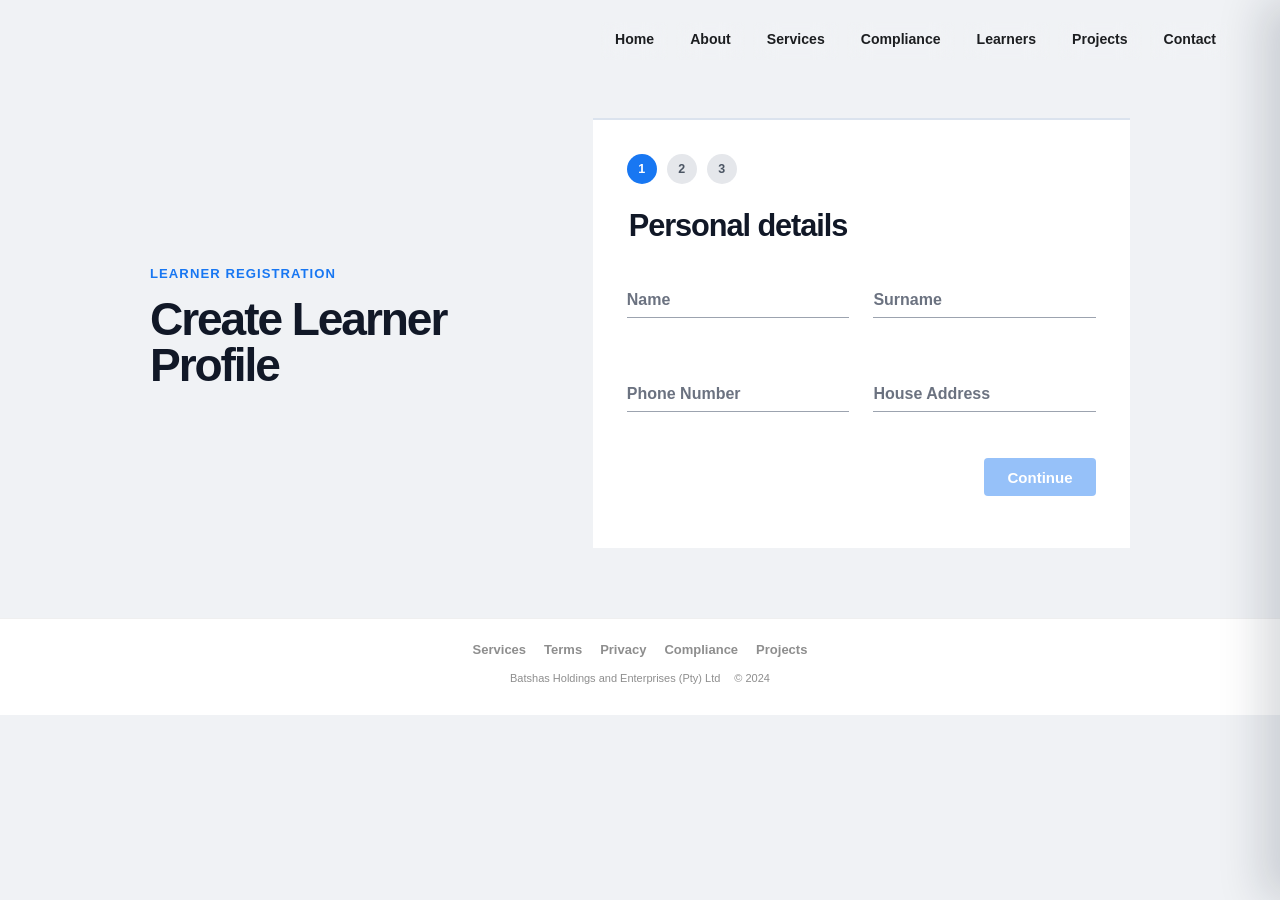
<file: register.html>
<!DOCTYPE html>
<html lang="en">
<head>
  <meta charset="UTF-8">
  <meta name="viewport" content="width=device-width, initial-scale=1.0">
  <title>Register | Batshas Holdings & Enterprises</title>
  <link rel="icon" type="image/png" href="assets/img/icon.png">
  <link rel="stylesheet" href="css/main.css">
</head>
<body>
  <header class="site-header">
    <nav class="nav">
      <a href="index.html" class="brand brand-nav">
        <img class="brand-icon" src="assets/img/icon.png" alt="Batshas Holdings & Enterprises">
        <span class="brand-text">Batshas Holdings <span class="brand-break">& Enterprises</span></span>
      </a>
      <div class="nav-links">
        <a href="index.html">Home</a>
        <a href="about.html">About</a>
        <a href="services.html">Services</a>
        <a href="compliance.html">Compliance</a>
        <a href="learners.html" class="active">Learners</a>
        <a href="projects.html">Projects</a>
        <a href="contact.html">Contact</a>
      </div>
    </nav>
  </header>

  <main>
    <section class="portal-wrap register-page">
      <div class="register-shell">
        <div class="register-copy">
          <p class="login-kicker">Learner Registration</p>
          <h1>Create Learner Profile</h1>
        </div>

        <form class="form-panel register-panel" id="registerForm">
          <div class="register-progress" aria-label="Registration progress">
            <span class="is-active" data-step-indicator="1">1</span>
            <span data-step-indicator="2">2</span>
            <span data-step-indicator="3">3</span>
          </div>

          <fieldset class="register-step is-active" data-register-step="1">
            <legend>Personal details</legend>
            <div class="register-fields">
              <div class="form-row floating-field">
                <input id="regName" maxlength="60" autocomplete="given-name" placeholder=" " required>
                <label for="regName">Name</label>
              </div>
              <div class="form-row floating-field">
                <input id="regSurname" maxlength="60" autocomplete="family-name" placeholder=" " required>
                <label for="regSurname">Surname</label>
              </div>
              <div class="form-row floating-field">
                <input id="regPhone" type="tel" inputmode="tel" autocomplete="tel" placeholder=" " required>
                <label for="regPhone">Phone Number</label>
              </div>
              <div class="form-row floating-field">
                <input id="regAddress" maxlength="140" autocomplete="street-address" placeholder=" " required>
                <label for="regAddress">House Address</label>
              </div>
            </div>
          </fieldset>

          <fieldset class="register-step" data-register-step="2">
            <legend>Account details</legend>
            <div class="register-fields">
              <div class="form-row floating-field">
                <input id="regProvince" maxlength="60" autocomplete="address-level1" placeholder=" " required>
                <label for="regProvince">Province</label>
              </div>
              <div class="form-row floating-field">
                <input id="regEmail" type="email" autocomplete="email" placeholder=" " required>
                <label for="regEmail">Email Address</label>
              </div>
              <div class="form-row floating-field">
                <input id="regPass" type="password" minlength="15" maxlength="128" autocomplete="new-password" placeholder=" " required>
                <label for="regPass">Password</label>
              </div>
              <div class="form-row floating-field">
                <input id="regPassConfirm" type="password" minlength="15" maxlength="128" autocomplete="new-password" placeholder=" " required>
                <label for="regPassConfirm">Confirm Password</label>
              </div>
            </div>
          </fieldset>

          <section class="register-step register-confirm" data-register-step="3" aria-label="Confirm learner details">
            <h2>Confirm Details</h2>
            <div class="confirm-grid" id="registerSummary"></div>
            <label class="terms-check">
              <input id="regTerms" type="checkbox">
              <span>I agree with the <a href="terms.html">Terms &amp; Conditions</a>.</span>
            </label>
          </section>

          <div class="register-actions">
            <button class="btn register-back" type="button" id="registerBack" hidden>Back</button>
            <button class="btn register-next" type="button" id="registerNext" disabled>Continue</button>
            <button class="btn btn-red register-submit" type="submit" id="registerSubmit" hidden disabled>Register</button>
          </div>
          <div id="regNotice" class="notice"></div>
        </form>
      </div>
    </section>

    <footer class="footer">
      <div class="footer-shell">
        <nav class="footer-links" aria-label="Footer links">
          <a href="services.html">Services</a>
          <a href="terms.html">Terms</a>
          <a href="privacy.html">Privacy</a>
          <a href="compliance.html">Compliance</a>
          <a href="projects.html">Projects</a>
        </nav>
        <div class="footer-meta">
          <span>Batshas Holdings and Enterprises (Pty) Ltd</span>
          <span>&copy; 2024</span>
        </div>
      </div>
    </footer>
  </main>

  <script src="js/main.js"></script>
  <script type="module" src="js/learners/auth.js"></script>
</body>
</html>
</file>
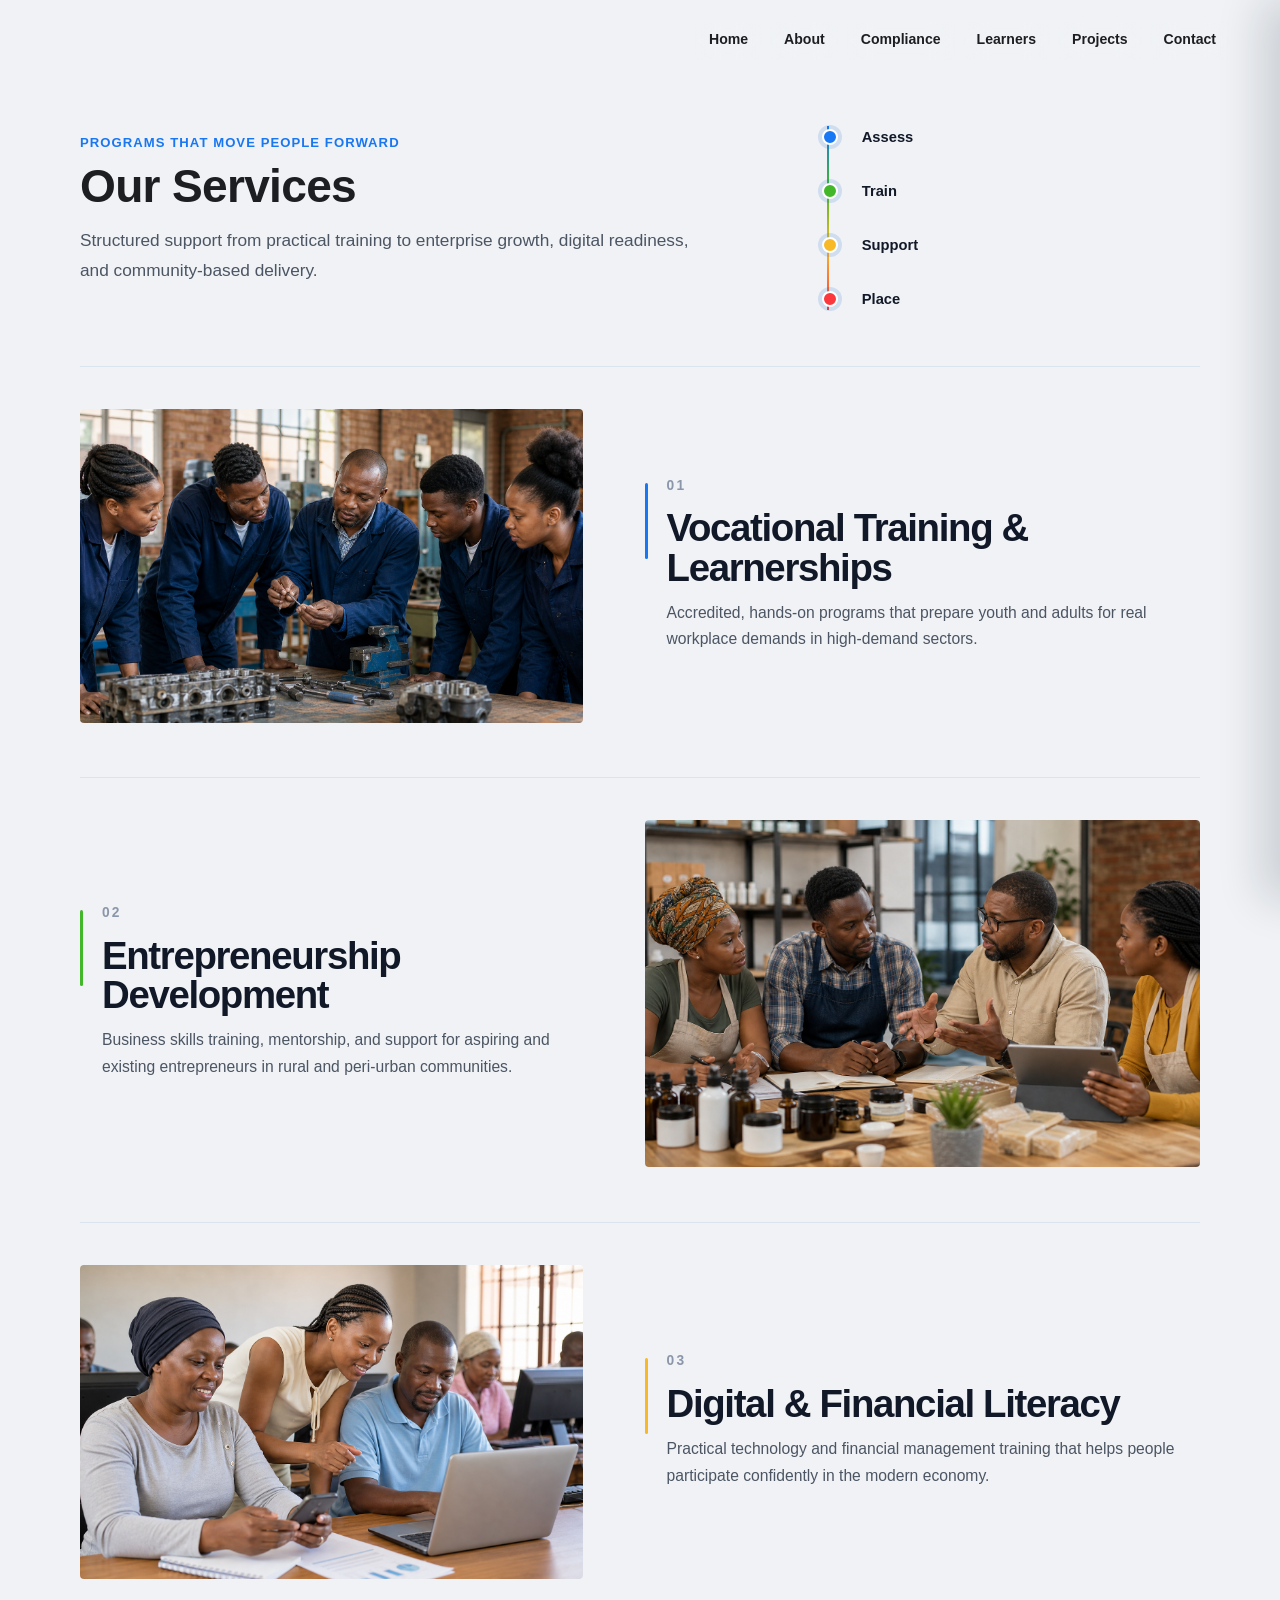
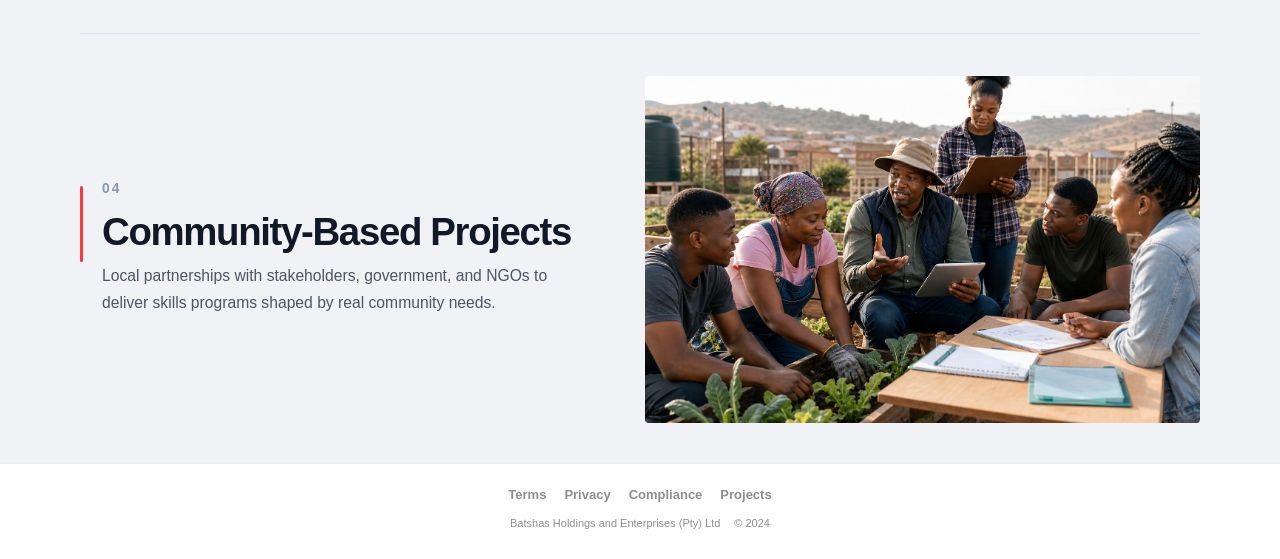
<file: services.html>
<!DOCTYPE html>
<html lang="en">
<head>
  <meta charset="UTF-8">
  <meta name="viewport" content="width=device-width, initial-scale=1.0">
  <title>Services | Batshas Holdings & Enterprises</title>
  <link rel="icon" type="image/png" href="assets/img/icon.png">
  <link rel="stylesheet" href="css/main.css">
</head>
<body class="subpage-anticlockwise">
  <header class="site-header">
    <nav class="nav">
      <a href="index.html" class="brand brand-nav">
        <img class="brand-icon" src="assets/img/icon.png" alt="Batshas Holdings & Enterprises">
        <span class="brand-text">Batshas Holdings <span class="brand-break">& Enterprises</span></span>
      </a>
      <div class="nav-links">
        <a href="index.html">Home</a>
        <a href="about.html">About</a>
        <a href="services.html" class="active">Services</a>
        <a href="compliance.html">Compliance</a>
        <a href="learners.html">Learners</a>
        <a href="projects.html">Projects</a>
        <a href="contact.html">Contact</a>
      </div>
    </nav>
  </header>

  <main>
    <section class="page-section services-page">
      <div class="services-hero">
        <div>
          <p class="services-kicker">Programs that move people forward</p>
          <h1 class="page-title services-title">Our Services</h1>
          <p>Structured support from practical training to enterprise growth, digital readiness, and community-based delivery.</p>
        </div>
        <aside class="services-path" aria-label="Service pathway">
          <span>Assess</span>
          <span>Train</span>
          <span>Support</span>
          <span>Place</span>
        </aside>
      </div>

      <div class="service-journey">
        <article class="service-entry">
          <div class="service-media">
            <img src="assets/img/services-vocational.png" alt="African learners in a practical vocational training workshop" loading="lazy" decoding="async">
          </div>
          <div class="service-copy">
            <span class="number">01</span>
            <h2>Vocational Training & Learnerships</h2>
            <p>Accredited, hands-on programs that prepare youth and adults for real workplace demands in high-demand sectors.</p>
          </div>
        </article>

        <article class="service-entry">
          <div class="service-media">
            <img src="assets/img/services-entrepreneurship.png" alt="African entrepreneurs receiving small business mentorship" loading="lazy" decoding="async">
          </div>
          <div class="service-copy">
            <span class="number">02</span>
            <h2>Entrepreneurship Development</h2>
            <p>Business skills training, mentorship, and support for aspiring and existing entrepreneurs in rural and peri-urban communities.</p>
          </div>
        </article>

        <article class="service-entry">
          <div class="service-media">
            <img src="assets/img/services-digital-literacy.png" alt="African adults learning digital and financial literacy with computers" loading="lazy" decoding="async">
          </div>
          <div class="service-copy">
            <span class="number">03</span>
            <h2>Digital & Financial Literacy</h2>
            <p>Practical technology and financial management training that helps people participate confidently in the modern economy.</p>
          </div>
        </article>

        <article class="service-entry">
          <div class="service-media">
            <img src="assets/img/services-community.png" alt="African community members planning a local development project" loading="lazy" decoding="async">
          </div>
          <div class="service-copy">
            <span class="number">04</span>
            <h2>Community-Based Projects</h2>
            <p>Local partnerships with stakeholders, government, and NGOs to deliver skills programs shaped by real community needs.</p>
          </div>
        </article>
      </div>
    </section>

    <footer class="footer">
      <div class="footer-shell">
        <nav class="footer-links" aria-label="Footer links">
          <a href="services.html">Services</a>
          <a href="terms.html">Terms</a>
          <a href="privacy.html">Privacy</a>
          <a href="compliance.html">Compliance</a>
          <a href="projects.html">Projects</a>
        </nav>
        <div class="footer-meta">
          <span>Batshas Holdings and Enterprises (Pty) Ltd</span>
          <span>&copy; 2024</span>
        </div>
      </div>
    </footer>
  </main>

  <script src="js/main.js"></script>
</body>
</html>
</file>
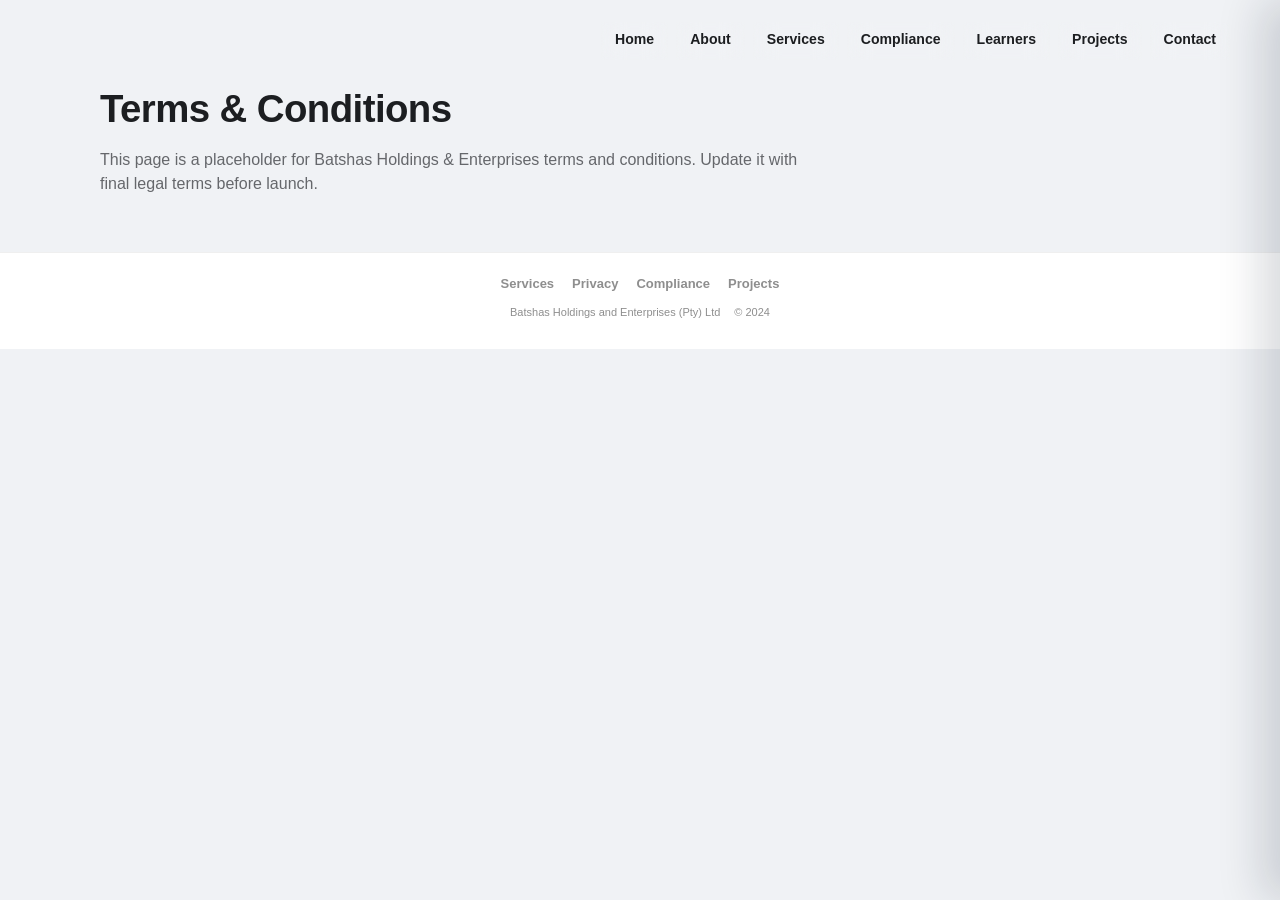
<file: terms.html>
<!DOCTYPE html>
<html lang="en"><head><meta charset="UTF-8"><meta name="viewport" content="width=device-width, initial-scale=1.0"><title>Terms | Batshas Holdings & Enterprises</title><link rel="icon" type="image/png" href="assets/img/icon.png"><link rel="stylesheet" href="css/main.css"></head>
<body><header class="site-header">
  <nav class="nav">
    <a href="index.html" class="brand brand-nav"><img class="brand-icon" src="assets/img/icon.png" alt="Batshas Holdings & Enterprises"><span class="brand-text">Batshas Holdings <span class="brand-break">& Enterprises</span></span></a>
    <div class="nav-links"><a href="index.html">Home</a>
      <a href="about.html">About</a>
      <a href="services.html">Services</a>
      <a href="compliance.html">Compliance</a>
      <a href="learners.html">Learners</a>
      <a href="projects.html">Projects</a>
      <a href="contact.html">Contact</a></div>
  </nav>
</header><main><section class="page-section"><h1 class="section-title">Terms & Conditions</h1><p>This page is a placeholder for Batshas Holdings & Enterprises terms and conditions. Update it with final legal terms before launch.</p></section><footer class="footer">
  <div class="footer-shell">
    <nav class="footer-links" aria-label="Footer links">
      <a href="services.html">Services</a>
      <a href="terms.html">Terms</a>
      <a href="privacy.html">Privacy</a>
      <a href="compliance.html">Compliance</a>
      <a href="projects.html">Projects</a>
    </nav>
    <div class="footer-meta">
      <span>Batshas Holdings and Enterprises (Pty) Ltd</span>
      <span>&copy; 2024</span>
    </div>
  </div>
</footer></main><script src="js/main.js"></script></body></html>
</file>
<file: css/main.css>
@import url('./base/variables.css');
@import url('./base/reset.css');
@import url('./layout/header.css');
@import url('./layout/footer.css');
@import url('./components/buttons.css');
@import url('./pages/home.css');
@import url('./pages/about.css');
@import url('./pages/services.css');
@import url('./pages/compliance.css');
@import url('./pages/learners.css');
@import url('./pages/contact.css');
@import url('./pages/projects.css');
@import url('./pages/portal.css');
@import url('./layout/responsive.css');
@import url('./polish.css');
</file>
